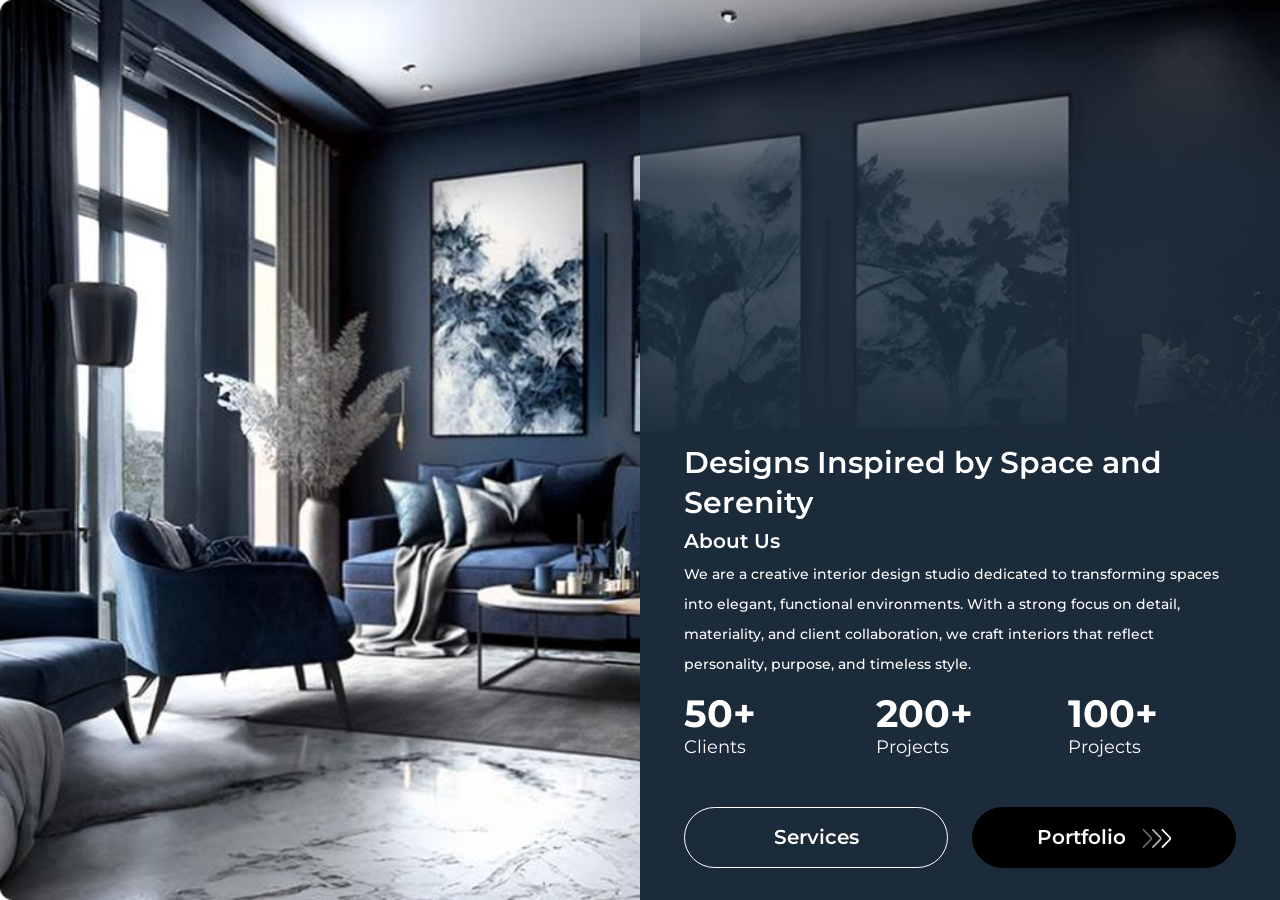
<file: index.html>
<!DOCTYPE html>
<html lang="en">

<head>
    <meta charset="UTF-8">
    <meta name="viewport" content="width=device-width, initial-scale=1.0">
    <title>Bein</title>
    <link rel="icon" type="image/x-icon" href="images/favicon.ico" />
    <link rel="preconnect" href="https://fonts.googleapis.com">
    <link rel="preconnect" href="https://fonts.gstatic.com" crossorigin>
    <link href="https://fonts.googleapis.com/css2?family=Montserrat:ital,wght@0,100..900;1,100..900&display=swap"
        rel="stylesheet">
    <!-- Bootstrap CSS -->
    <link href="https://cdn.jsdelivr.net/npm/bootstrap@5.3.0/dist/css/bootstrap.min.css" rel="stylesheet">
    <link href="css/style.css" rel="stylesheet">
</head>

<body>
   <div class="style-wrapper">
        <div class="mobile-header">
            <div class="d-flex justify-content-between align-items-center">
                <div class="back-btn circle"><img src="images/back.png" alt=""></div>
                <div class="page-title">Portfolio</div>
                <div class="actions circle"><img src="images/heart.png" alt=""></div>
            </div>
        </div>
        <div class="bein-container position-relative">
            <!-- <a href="#" class="logo">
                <img src="images/logo.png" alt="logo">
            </a> -->
            <div class="d-lg-flex justify-content-end">
                <div class="bein-gradient-content">
                    <div class="banner-content">
                        <div class="container-fluid">
                            <div class="row">
                                <div class="col">
                                    <h2>Designs Inspired by Space and Serenity</h2>
                                        <h6>About Us</h6>
                                        <p>We are a creative interior design studio dedicated to transforming spaces into
                                            elegant, functional environments. With a strong focus on detail, materiality,
                                            and client collaboration, we craft interiors that reflect personality, purpose,
                                            and timeless style. </p>
                                </div>
                            </div>
                            <div class="row">
                                <div class="col">
                                    <h1>50+</h1>
                                    <h4>Clients</h4>
                                </div>
                                <div class="col">
                                    <h1>200+</h1>
                                    <h4>Projects</h4>
                                </div>
                                <div class="col">
                                    <h1>100+</h1>
                                    <h4>Projects</h4>
                                </div>
                            </div>
                            <div class="row">
                                <div class="col">
                                    <a href="services.html" class="btn btn-outline">Services</a>
                                </div>
                                <div class="col">
                                    <a href="portfolio.html" class="btn btn-dark">Portfolio <img
                                            src="images/arrow-multiple.svg" alt=""></a>
                                </div>
                            </div>
                        </div>
                    </div>
                </div>
            </div>
        </div>
   </div>
    <!-- Bootstrap JS Bundle -->
    <script src="https://cdn.jsdelivr.net/npm/bootstrap@5.3.0/dist/js/bootstrap.bundle.min.js"></script>

</body>

</html>
</file>
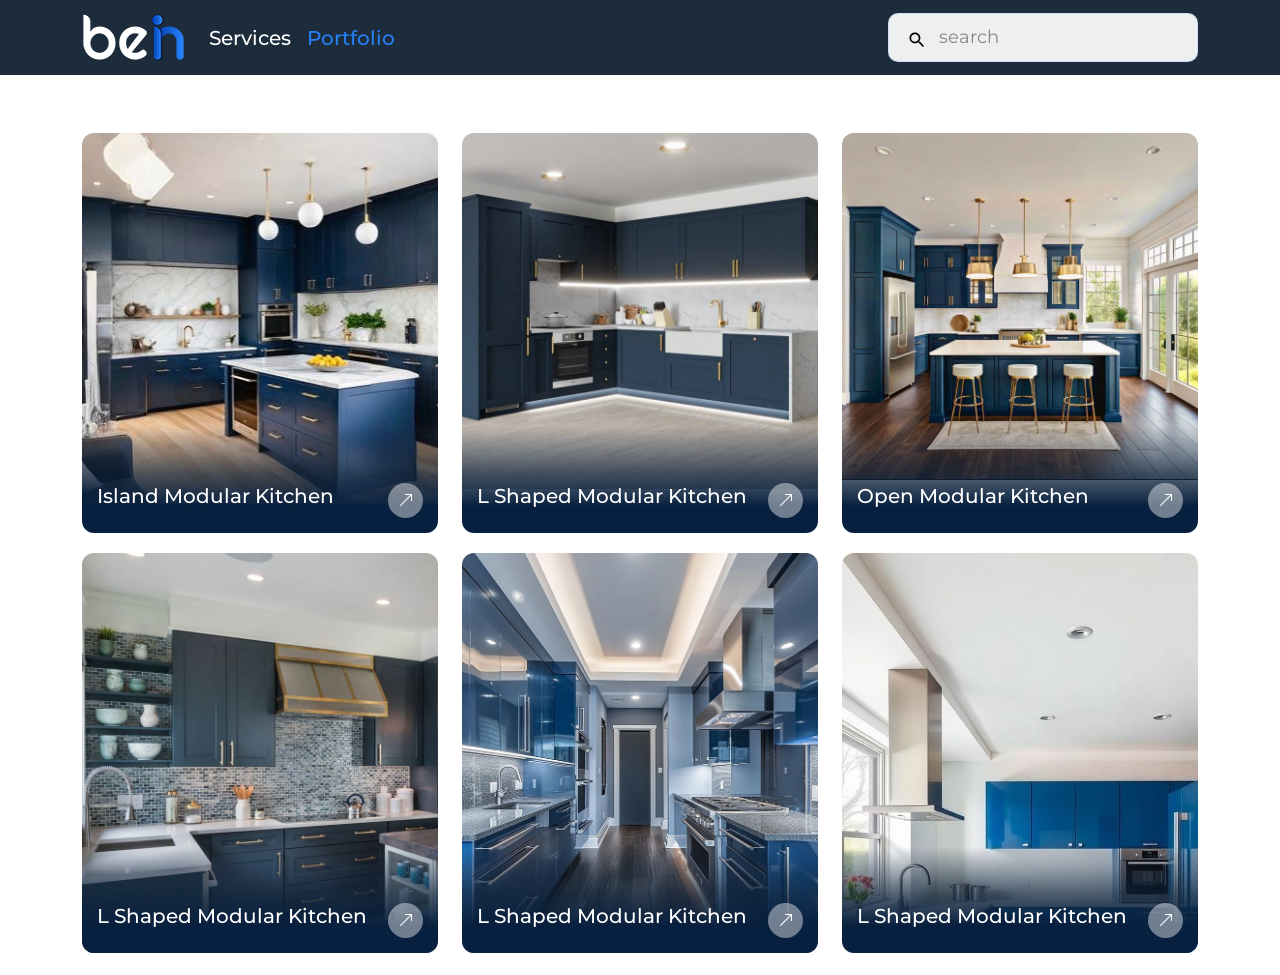
<file: portfolio-detail.html>
<!DOCTYPE html>
<html lang="en">

<head>
    <meta charset="UTF-8">
    <meta name="viewport" content="width=device-width, initial-scale=1.0">
    <title>Portfolio</title>
    <link rel="icon" type="image/x-icon" href="images/favicon.ico" />
    <link rel="preconnect" href="https://fonts.googleapis.com">
    <link rel="preconnect" href="https://fonts.gstatic.com" crossorigin>
    <link href="https://fonts.googleapis.com/css2?family=Montserrat:ital,wght@0,100..900;1,100..900&display=swap"
        rel="stylesheet">
    <!-- Bootstrap CSS -->
    <link href="font/bootstrap-icons.css" rel="stylesheet">
    <link href="https://cdn.jsdelivr.net/npm/bootstrap@5.3.0/dist/css/bootstrap.min.css" rel="stylesheet">
    <link href="css/style.css" rel="stylesheet">
</head>

<body>
    <div class="style-wrapper">
        <div class="top-navbar">
            <div class="container">
                <nav class="navbar navbar-expand-lg">
                    <a class="navbar-brand" href="index.html"><img src="images/logo.png" alt="logo"></a>
                    <button class="navbar-toggler" type="button" data-bs-toggle="collapse" data-bs-target="#navbarNav"
                        aria-controls="navbarNav" aria-expanded="false" aria-label="Toggle navigation">
                        <i class="bi bi-list"></i>
                    </button>
                    <div class="collapse navbar-collapse d-lg-flex justify-content-between" id="navbarNav">
                        <ul class="navbar-nav">
                            <li class="nav-item">
                                <a class="nav-link" href="services.html">Services</a>
                            </li>
                            <li class="nav-item active">
                                <a class="nav-link" href="portfolio.html">Portfolio</a>
                            </li>
                        </ul>
                        <div class="search">
                            <input type="text" class="form-control" placeholder="search">
                        </div>
                    </div>
                </nav>
            </div>
        </div>
        <div class="inner-page">
            <!-- <div class="container">
                <div class="row">
                    <div class="col-12">
                        <div class="header">
                            
                            <div class="d-lg-flex justify-content-between align-items-center">
                                <div class="page-title services-main d-flex justify-content-start justify-content-sm-space-around">
                                    <a href="portfolio.html" class="back-btn circle"><img src="images/back-white.png" alt=""></a>  
                                    <div class="title-text">Kitchen</div>
                                </div>
                                <div class="search">
                                    <input type="text" class="form-control" placeholder="search">
                                </div>
                            </div>
                        </div>
                    </div>
                </div>
            </div> -->
            <div class="inner-page-content">
                <div class="container">
                    <div class="row">
                        <div class="col-lg-4">
                            <div class="card portfolio-card">
                                <div class="card-body">
                                    <img src="images/kitchen1.jpg" alt="">
                                </div>
                                <div class="card-footer">
                                    <div class="footer-bottom">
                                        <div class="d-flex justify-content-between align-items-center">
                                            <h5>Island Modular Kitchen</h5>
                                            <a href="portfolio-item-detail.html" class="link-bg">
                                                <i class="bi bi-arrow-up-right"></i>
                                            </a>
                                        </div>
                                    </div>
                                </div>
                            </div>
                        </div>
                        <div class="col-lg-4">
                            <div class="card portfolio-card">
                                <div class="card-body">
                                    <img src="images/kitchen2.png" alt="">
                                </div>
                                <div class="card-footer">
                                    <div class="footer-bottom">
                                        <div class="d-flex justify-content-between align-items-center">
                                            <h5>L Shaped Modular Kitchen</h5>
                                            <a href="portfolio-item-detail.html" class="link-bg">
                                                <i class="bi bi-arrow-up-right"></i>
                                            </a>
                                        </div>
                                    </div>
                                </div>
                            </div>
                        </div>
                        <div class="col-lg-4">
                            <div class="card portfolio-card">
                                <div class="card-body">
                                    <img src="images/kitchen3.png" alt="">
                                </div>
                                <div class="card-footer">
                                    <div class="footer-bottom">
                                        <div class="d-flex justify-content-between align-items-center">
                                            <h5>Open Modular Kitchen</h5>
                                            <a href="portfolio-item-detail.html" class="link-bg">
                                                <i class="bi bi-arrow-up-right"></i>
                                            </a>
                                        </div>
                                    </div>
                                </div>
                            </div>
                        </div>
                    </div>
                    <div class="row">
                        <div class="col-lg-4">
                            <div class="card portfolio-card">
                                <div class="card-body">
                                    <img src="images/kitchen4.png" alt="">
                                </div>
                                <div class="card-footer">
                                    <div class="footer-bottom">
                                        <div class="d-flex justify-content-between align-items-center">
                                            <h5>L Shaped Modular Kitchen</h5>
                                            <a href="portfolio-item-detail.html" class="link-bg">
                                                <i class="bi bi-arrow-up-right"></i>
                                            </a>
                                        </div>
                                    </div>
                                </div>
                            </div>
                        </div>
                        <div class="col-lg-4">
                            <div class="card portfolio-card">
                                <div class="card-body">
                                    <img src="images/kitchen5.png" alt="">
                                </div>
                                <div class="card-footer">
                                    <div class="footer-bottom">
                                        <div class="d-flex justify-content-between align-items-center">
                                            <h5>L Shaped Modular Kitchen</h5>
                                            <a href="portfolio-item-detail.html" class="link-bg">
                                                <i class="bi bi-arrow-up-right"></i>
                                            </a>
                                        </div>
                                    </div>
                                </div>
                            </div>
                        </div>
                        <div class="col-lg-4">
                            <div class="card portfolio-card">
                                <div class="card-body">
                                    <img src="images/kitchen6.png" alt="">
                                </div>
                                <div class="card-footer">
                                    <div class="footer-bottom">
                                        <div class="d-flex justify-content-between align-items-center">
                                            <h5>L Shaped Modular Kitchen</h5>
                                            <a href="portfolio-item-detail.html" class="link-bg">
                                                <i class="bi bi-arrow-up-right"></i>
                                            </a>
                                        </div>
                                    </div>
                                </div>
                            </div>
                        </div>
                    </div>
                </div>
            </div>
        </div>
    </div>
    
    <!-- Bootstrap JS Bundle -->
    <script src="https://cdn.jsdelivr.net/npm/bootstrap@5.3.0/dist/js/bootstrap.bundle.min.js"></script>

</body>

</html>
</file>
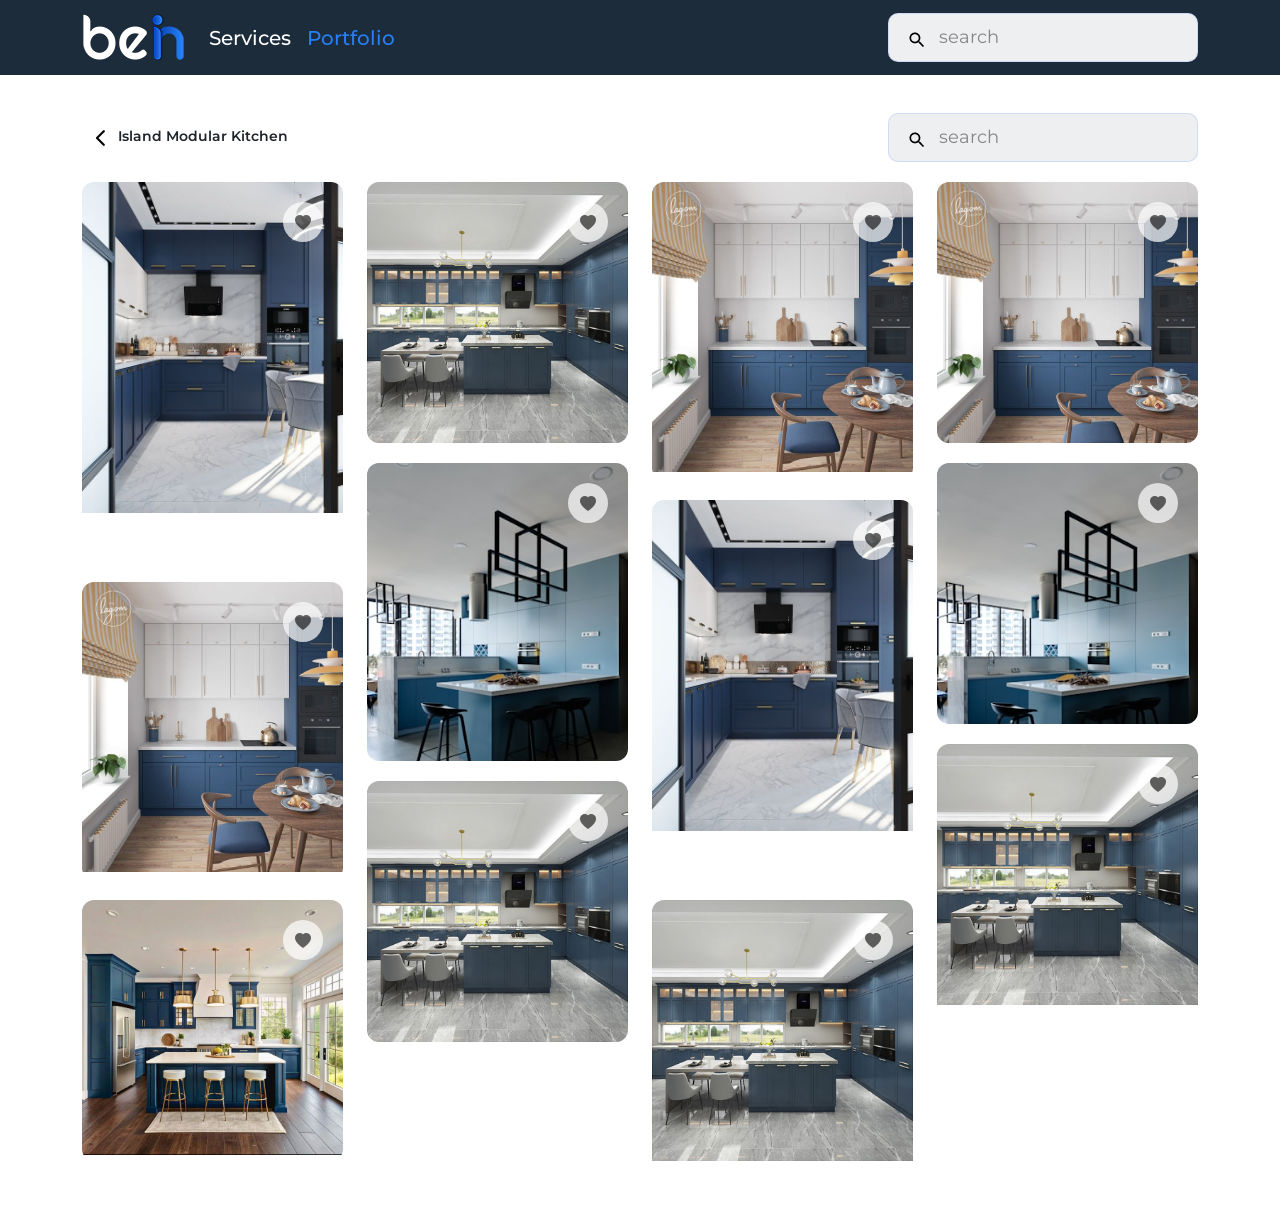
<file: portfolio-item-detail.html>
<!DOCTYPE html>
<html lang="en">

<head>
    <meta charset="UTF-8">
    <meta name="viewport" content="width=device-width, initial-scale=1.0">
    <title>Portfolio</title>
    <link rel="icon" type="image/x-icon" href="images/favicon.ico" />
    <link rel="preconnect" href="https://fonts.googleapis.com">
    <link rel="preconnect" href="https://fonts.gstatic.com" crossorigin>
    <link href="https://fonts.googleapis.com/css2?family=Montserrat:ital,wght@0,100..900;1,100..900&display=swap"
        rel="stylesheet">
    <!-- Bootstrap CSS -->
    <link href="https://cdn.jsdelivr.net/npm/bootstrap@5.3.0/dist/css/bootstrap.min.css" rel="stylesheet">
    <link href="font/bootstrap-icons.css" rel="stylesheet">
    <!-- <link href="lightbox/css/lightbox.css" rel="stylesheet"> -->
    <link href="lightbox/css/lightbox.min.css" rel="stylesheet">
    <link href="css/style.css" rel="stylesheet">
</head>

<body>
    <div class="style-wrapper">
        <div class="top-navbar">
            <div class="container">
                <nav class="navbar navbar-expand-lg">
                    <a class="navbar-brand" href="index.html"><img src="images/logo.png" alt="logo"></a>
                    <button class="navbar-toggler" type="button" data-bs-toggle="collapse" data-bs-target="#navbarNav"
                        aria-controls="navbarNav" aria-expanded="false" aria-label="Toggle navigation">
                        <i class="bi bi-list"></i>
                    </button>
                    <div class="collapse navbar-collapse d-lg-flex justify-content-between" id="navbarNav">
                        <ul class="navbar-nav">
                            <li class="nav-item">
                                <a class="nav-link" href="services.html">Services</a>
                            </li>
                            <li class="nav-item active">
                                <a class="nav-link" href="portfolio.html">Portfolio</a>
                            </li>
                        </ul>
                        <div class="search">
                            <input type="text" class="form-control" placeholder="search">
                        </div>
                    </div>
                </nav>
            </div>
        </div>
        <div class="inner-page">
            <div class="container">
                <div class="row">
                    <div class="col-12">
                        <div class="header">
                            <div class="d-lg-flex justify-content-between align-items-center">
                                <div
                                    class="page-title services-main d-flex justify-content-start justify-content-sm-space-around">
                                    <a href="portfolio-detail.html" class="back-btn circle"><img src="images/back.png"
                                            alt=""></a>
                                    <div class="title-text text-dark">Island Modular Kitchen</div>
                                </div>
                                <div class="search">
                                    <input type="text" class="form-control" placeholder="search">
                                </div>
                            </div>
                        </div>
                    </div>
                </div>
            </div>
            <div class="inner-page-content">
                <div class="container">
                    <div class="row">
                        <div class="col-lg-3 colcade">
                            <div class="row">
                                <div class="col-sm-12">
                                    <div class="card portfolio-card">
                                        <div class="card-body">
                                            <a href="images/modular-1.png" data-lightbox="portfolio">
                                                <img src="images/modular-1.png" alt="">
                                            </a>
                                            <a href="#" class="heart-like"><i class="bi bi-heart-fill"></i></a>
                                        </div>
                                    </div>
                                </div>
                                <div class="col-sm-12">
                                    <div class="card portfolio-card item-sm">
                                        <div class="card-body">
                                            <a href="images/modular-2.png" data-lightbox="portfolio">
                                                <img src="images/modular-2.png" alt="">
                                            </a>
                                            <a href="#" class="heart-like"><i class="bi bi-heart-fill"></i></a>
                                        </div>
                                    </div>
                                </div>
                                <div class="col-sm-12">
                                    <div class="card portfolio-card item-xs">
                                        <div class="card-body">
                                            <a href="images/modular-3.png" data-lightbox="portfolio">
                                                <img src="images/modular-3.png" alt="">
                                            </a>
                                            <a href="#" class="heart-like"><i class="bi bi-heart-fill"></i></a>
                                        </div>
                                    </div>
                                </div>
                            </div>
                        </div>
                        <div class="col-lg-3 colcade">
                            <div class="row">
                                <div class="col-sm-12">
                                    <div class="card portfolio-card item-xs">
                                        <div class="card-body">
                                            <a href="images/modular-4.png" data-lightbox="portfolio">
                                                <img src="images/modular-4.png" alt="">
                                            </a>
                                            <a href="#" class="heart-like"><i class="bi bi-heart-fill"></i></a>
                                        </div>
                                    </div>
                                </div>
                                <div class="col-sm-12">
                                    <div class="card portfolio-card item-sm">
                                        <div class="card-body">
                                            <a href="images/modular-5.jpg" data-lightbox="portfolio">
                                                <img src="images/modular-5.jpg" alt="">
                                            </a>
                                            <a href="#" class="heart-like"><i class="bi bi-heart-fill"></i></a>
                                        </div>
                                    </div>
                                </div>
                                <div class="col-sm-12">
                                    <div class="card portfolio-card item-xs">
                                        <div class="card-body">
                                            <a href="images/modular-6.png" data-lightbox="portfolio">
                                                <img src="images/modular-6.png" alt="">
                                            </a>
                                            <a href="#" class="heart-like"><i class="bi bi-heart-fill"></i></a>
                                        </div>
                                    </div>
                                </div>
                            </div>
                        </div>
                        <div class="col-lg-3 colcade">
                            <div class="row">
                                <div class="col-sm-12">
                                    <div class="card portfolio-card item-sm">
                                        <div class="card-body">
                                            <a href="images/modular-2.png" data-lightbox="portfolio">
                                                <img src="images/modular-2.png" alt="">
                                            </a>
                                            <a href="#" class="heart-like"><i class="bi bi-heart-fill"></i></a>
                                        </div>
                                    </div>
                                </div>
                                <div class="col-sm-12">
                                    <div class="card portfolio-card">
                                        <div class="card-body">
                                            <a href="images/modular-1.png" data-lightbox="portfolio">
                                                <img src="images/modular-1.png" alt="">
                                            </a>
                                            <a href="#" class="heart-like"><i class="bi bi-heart-fill"></i></a>
                                        </div>
                                    </div>
                                </div>
                                <div class="col-sm-12">
                                    <div class="card portfolio-card item-sm">
                                        <div class="card-body">
                                            <a href="images/modular-4.png" data-lightbox="portfolio">
                                                <img src="images/modular-4.png" alt="">
                                            </a>
                                            <a href="#" class="heart-like"><i class="bi bi-heart-fill"></i></a>
                                        </div>
                                    </div>
                                </div>
                            </div>
                        </div>
                        <div class="col-lg-3 colcade">
                            <div class="row">
                                <div class="col-sm-12">
                                    <div class="card portfolio-card item-xs">
                                        <div class="card-body">
                                            <a href="images/modular-2.png" data-lightbox="portfolio">
                                                <img src="images/modular-2.png" alt="">
                                            </a>
                                            <a href="#" class="heart-like"><i class="bi bi-heart-fill"></i></a>
                                        </div>
                                    </div>
                                </div>
                                <div class="col-sm-12">
                                    <div class="card portfolio-card item-xs">
                                        <div class="card-body">
                                            <a href="images/modular-5.jpg" data-lightbox="portfolio">
                                                <img src="images/modular-5.jpg" alt="">
                                            </a>
                                            <a href="#" class="heart-like"><i class="bi bi-heart-fill"></i></a>
                                        </div>
                                    </div>
                                </div>
                                <div class="col-sm-12">
                                    <div class="card portfolio-card item-sm">
                                        <div class="card-body">
                                            <a href="images/modular-6.png" data-lightbox="portfolio">
                                                <img src="images/modular-6.png" alt="">
                                            </a>
                                            <a href="#" class="heart-like"><i class="bi bi-heart-fill"></i></a>
                                        </div>
                                    </div>
                                </div>
                            </div>
                        </div>
                    </div>
                </div>
            </div>
        </div>
    </div>
    
    <!-- Bootstrap JS Bundle -->
    <script src="lightbox/js/lightbox-plus-jquery.js"></script>
    <script src="https://cdn.jsdelivr.net/npm/bootstrap@5.3.0/dist/js/bootstrap.bundle.min.js"></script>
    <!-- <script src="lightbox/js/lightbox.js"></script> -->
    <script src="lightbox/js/lightbox.js"></script>
    <script>
        lightbox.option({
            'resizeDuration': 200,
            'wrapAround': true,
        })
        document.addEventListener('DOMContentLoaded', function () {
            document.querySelectorAll('.heart-like').forEach(function (el) {
                el.addEventListener('click', function (e) {
                    e.preventDefault();
                    this.classList.toggle('liked'); // toggle adds/removes class
                });
            });
        });
    </script>

</body>

</html>
</file>
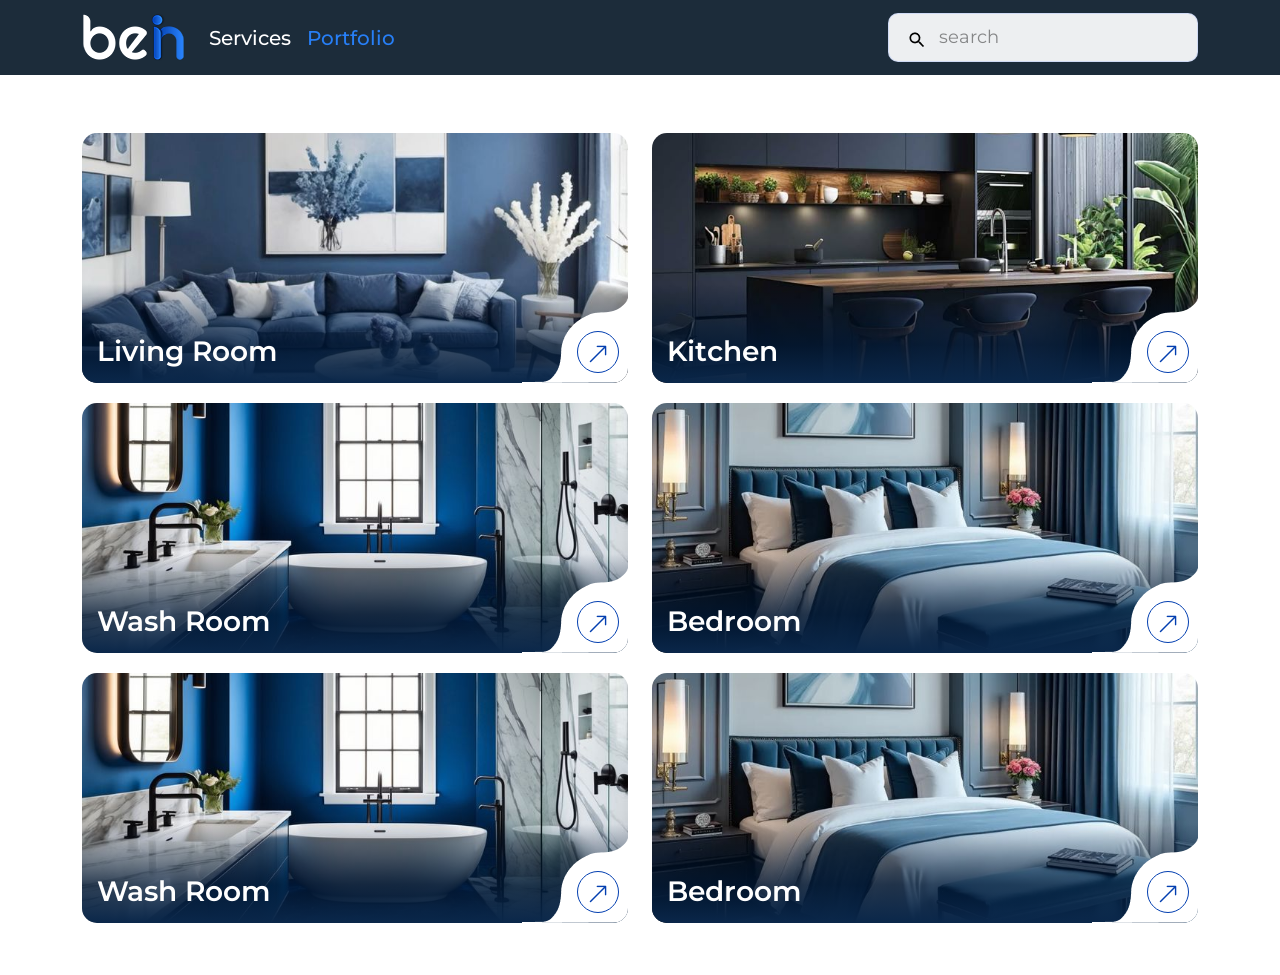
<file: portfolio.html>
<!DOCTYPE html>
<html lang="en">

<head>
    <meta charset="UTF-8">
    <meta name="viewport" content="width=device-width, initial-scale=1.0">
    <title>Portfolio</title>
    <link rel="icon" type="image/x-icon" href="images/favicon.ico" />
    <link rel="preconnect" href="https://fonts.googleapis.com">
    <link rel="preconnect" href="https://fonts.gstatic.com" crossorigin>
    <link href="https://fonts.googleapis.com/css2?family=Montserrat:ital,wght@0,100..900;1,100..900&display=swap"
        rel="stylesheet">
    <!-- Bootstrap CSS -->
    <link href="font/bootstrap-icons.css" rel="stylesheet">
    <link href="https://cdn.jsdelivr.net/npm/bootstrap@5.3.0/dist/css/bootstrap.min.css" rel="stylesheet">
    <link href="css/style.css" rel="stylesheet">
</head>

<body>
    <div class="style-wrapper">
        <div class="top-navbar">
            <div class="container">
                <nav class="navbar navbar-expand-lg">
                    <a class="navbar-brand" href="index.html"><img src="images/logo.png" alt="logo"></a>
                    <button class="navbar-toggler" type="button" data-bs-toggle="collapse" data-bs-target="#navbarNav"
                        aria-controls="navbarNav" aria-expanded="false" aria-label="Toggle navigation">
                        <i class="bi bi-list"></i>
                    </button>
                    <div class="collapse navbar-collapse d-lg-flex justify-content-between" id="navbarNav">
                        <ul class="navbar-nav">
                            <li class="nav-item">
                                <a class="nav-link" href="services.html">Services</a>
                            </li>
                            <li class="nav-item active">
                                <a class="nav-link" href="portfolio.html">Portfolio</a>
                            </li>
                        </ul>
                        <div class="search">
                            <input type="text" class="form-control" placeholder="search">
                        </div>
                    </div>
                </nav>
            </div>
        </div>
        <div class="inner-page">
            <div class="inner-page-content">
                <div class="container">
                    <div class="row">
                        <div class="col-lg-6">
                            <div class="card portfolio-item-card position-relative">
                                <img src="images/portfolio1.jpg" alt="" class="image-thumb-main">
                                <div class="card-footer">
                                    <div class="footer-content-bottom">
                                        <div class="d-flex justify-content-between align-items-center">
                                            <h5>Living Room</h5>
                                            <div class="position-relative">
                                                <div class="right-corner-bg">
                                                    <a class="portfolio-btn" href="portfolio-detail.html">
                                                        <i class="bi bi-arrow-up-right"></i>
                                                    </a>
                                                </div>
    
                                            </div>
                                        </div>
                                    </div>
                                </div>
                            </div>
                        </div>
                        <div class="col-lg-6">
                            <div class="card portfolio-item-card position-relative">
                                <img src="images/portfolio2.png" alt="" class="image-thumb-main">
                                <div class="card-footer">
                                    <div class="footer-content-bottom">
                                        <div class="d-flex justify-content-between align-items-center">
                                            <h5>Kitchen</h5>
                                            <div class="position-relative">
                                                <div class="right-corner-bg">
                                                    <a class="portfolio-btn" href="portfolio-detail.html">
                                                        <i class="bi bi-arrow-up-right"></i>
                                                    </a>
                                                </div>
    
                                            </div>
                                        </div>
                                    </div>
                                </div>
                            </div>
                        </div>
                    </div>
                    <div class="row">
                        <div class="col-lg-6">
                            <div class="card portfolio-item-card position-relative">
                                <img src="images/portfolio3.jpg" alt="" class="image-thumb-main">
                                <div class="card-footer">
                                    <div class="footer-content-bottom">
                                        <div class="d-flex justify-content-between align-items-center">
                                            <h5>Wash Room</h5>
                                            <div class="position-relative">
                                                <div class="right-corner-bg">
                                                    <a class="portfolio-btn" href="portfolio-detail.html">
                                                        <i class="bi bi-arrow-up-right"></i>
                                                    </a>
                                                </div>
    
                                            </div>
                                        </div>
                                    </div>
                                </div>
                            </div>
                        </div>
                        <div class="col-lg-6">
                            <div class="card portfolio-item-card position-relative">
                                <img src="images/portfolio4.jpg" alt="" class="image-thumb-main">
                                <div class="card-footer">
                                    <div class="footer-content-bottom">
                                        <div class="d-flex justify-content-between align-items-center">
                                            <h5>Bedroom</h5>
                                            <div class="position-relative">
                                                <div class="right-corner-bg">
                                                    <a class="portfolio-btn" href="portfolio-detail.html">
                                                        <i class="bi bi-arrow-up-right"></i>
                                                    </a>
                                                </div>
    
                                            </div>
                                        </div>
                                    </div>
                                </div>
                            </div>
                        </div>
                    </div>
                    <div class="row">
                        <div class="col-lg-6">
                            <div class="card portfolio-item-card position-relative">
                                <img src="images/portfolio3.jpg" alt="" class="image-thumb-main">
                                <div class="card-footer">
                                    <div class="footer-content-bottom">
                                        <div class="d-flex justify-content-between align-items-center">
                                            <h5>Wash Room</h5>
                                            <div class="position-relative">
                                                <div class="right-corner-bg">
                                                    <a class="portfolio-btn" href="portfolio-detail.html">
                                                        <i class="bi bi-arrow-up-right"></i>
                                                    </a>
                                                </div>
    
                                            </div>
                                        </div>
                                    </div>
                                </div>
                            </div>
                        </div>
                        <div class="col-lg-6">
                            <div class="card portfolio-item-card position-relative">
                                <img src="images/portfolio4.jpg" alt="" class="image-thumb-main">
                                <div class="card-footer">
                                    <div class="footer-content-bottom">
                                        <div class="d-flex justify-content-between align-items-center">
                                            <h5>Bedroom</h5>
                                            <div class="position-relative">
                                                <div class="right-corner-bg">
                                                    <a class="portfolio-btn" href="portfolio-detail.html">
                                                        <i class="bi bi-arrow-up-right"></i>
                                                    </a>
                                                </div>
    
                                            </div>
                                        </div>
                                    </div>
                                </div>
                            </div>
                        </div>
                    </div>
                </div>
            </div>
        </div>
    </div>
    
    <!-- Bootstrap JS Bundle -->
    <script src="https://cdn.jsdelivr.net/npm/bootstrap@5.3.0/dist/js/bootstrap.bundle.min.js"></script>

</body>

</html>
</file>
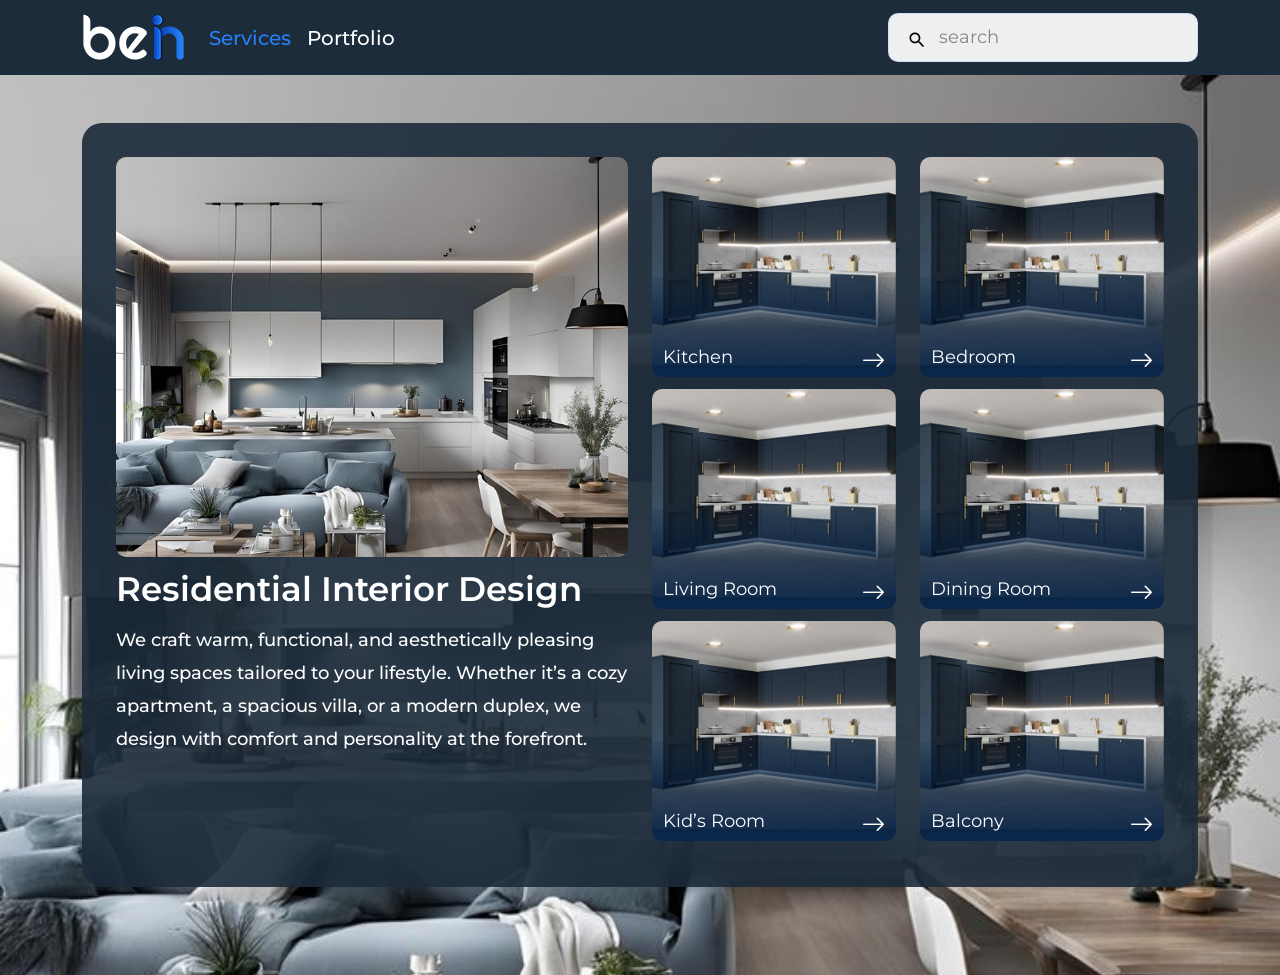
<file: service-detail.html>
<!DOCTYPE html>
<html lang="en">

<head>
    <meta charset="UTF-8">
    <meta name="viewport" content="width=device-width, initial-scale=1.0">
    <title>Services</title>
    <link rel="icon" type="image/x-icon" href="images/favicon.ico" />
    <link rel="preconnect" href="https://fonts.googleapis.com">
    <link rel="preconnect" href="https://fonts.gstatic.com" crossorigin>
    <link href="https://fonts.googleapis.com/css2?family=Montserrat:ital,wght@0,100..900;1,100..900&display=swap"
        rel="stylesheet">
    <!-- Bootstrap CSS -->
    <link href="font/bootstrap-icons.css" rel="stylesheet">
    <link href="https://cdn.jsdelivr.net/npm/bootstrap@5.3.0/dist/css/bootstrap.min.css" rel="stylesheet">
    <link href="css/style.css" rel="stylesheet">
</head>

<body>
    <div class="style-wrapper">
        <div class="top-navbar">
            <div class="container">
                <nav class="navbar navbar-expand-lg">
                    <a class="navbar-brand" href="index.html"><img src="images/logo.png" alt="logo"></a>
                    <button class="navbar-toggler" type="button" data-bs-toggle="collapse" data-bs-target="#navbarNav"
                        aria-controls="navbarNav" aria-expanded="false" aria-label="Toggle navigation">
                        <i class="bi bi-list"></i>
                    </button>
                    <div class="collapse navbar-collapse d-lg-flex justify-content-between" id="navbarNav">
                        <ul class="navbar-nav">
                            <li class="nav-item active">
                                <a class="nav-link" href="services.html">Services</a>
                            </li>
                            <li class="nav-item">
                                <a class="nav-link" href="portfolio.html">Portfolio</a>
                            </li>
                        </ul>
                        <div class="search">
                            <input type="text" class="form-control" placeholder="search">
                        </div>
                    </div>
                </nav>
            </div>
        </div>
        <div class="inner-wrapper">
            <div class="inner-page">
                <!-- <div class="container">
                    <div class="row">
                        <div class="col-12">
                            <div class="header">
                                <div class="d-lg-flex justify-content-between align-items-center">
                                    <div class="page-title d-flex justify-content-start justify-content-sm-space-around">
                                        <a href="services.html" class="back-btn circle"><img src="images/back.png" alt=""></a>  
                                        <div class="title-text">Back</div>
                                    </div>
                                </div>
                            </div>
                        </div>
                    </div>
                </div> -->
                <div class="container">
                    <div class="inner-page-content detail-page">
                        <div class="row">
                            <div class="col-lg-6">
                                <div class="service-details">
                                    <div class="image-dim">
                                        <img src="images/rid.png" alt="">
                                    </div>
                                    <h5>Residential Interior Design</h5>
                                    <p>We craft warm, functional, and aesthetically pleasing living spaces tailored to your
                                        lifestyle. Whether it’s a cozy apartment,
                                        a spacious villa, or a modern duplex, we design with comfort and personality at the
                                        forefront.</p>
                                </div>
                            </div>
                            <div class="col-lg-6">
                                <div class="row">
                                    <div class="col">
                                        <div class="interior-section">
                                            <img src="images/service.png" alt="">
                                            <div class="content">
                                                <div class="d-flex justify-content-between align-items-center">
                                                    <h4>Kitchen</h4>
                                                    <a href="service-item-detail.html"><i class="bi bi-arrow-right"></i></a>
                                                </div>
                                            </div>
                                        </div>
                                    </div>
                                    <div class="col">
                                        <div class="interior-section">
                                            <img src="images/service.png" alt="">
                                            <div class="content">
                                                <div class="d-flex justify-content-between align-items-center">
                                                    <h4>Bedroom</h4>
                                                    <a href="service-item-detail.html"><i class="bi bi-arrow-right"></i></a>
                                                </div>
                                            </div>
                                        </div>
                                    </div>
                                </div>
                                <div class="row">
                                    <div class="col">
                                        <div class="interior-section">
                                            <img src="images/service.png" alt="">
                                            <div class="content">
                                                <div class="d-flex justify-content-between align-items-center">
                                                    <h4>Living Room</h4>
                                                    <a href="service-item-detail.html"><i class="bi bi-arrow-right"></i></a>
                                                </div>
                                            </div>
                                        </div>
                                    </div>
                                    <div class="col">
                                        <div class="interior-section">
                                            <img src="images/service.png" alt="">
                                            <div class="content">
                                                <div class="d-flex justify-content-between align-items-center">
                                                    <h4>Dining Room</h4>
                                                    <a href="service-item-detail.html"><i class="bi bi-arrow-right"></i></a>
                                                </div>
                                            </div>
                                        </div>
                                    </div>
                                </div>
                                <div class="row">
                                    <div class="col">
                                        <div class="interior-section">
                                            <img src="images/service.png" alt="">
                                            <div class="content">
                                                <div class="d-flex justify-content-between align-items-center">
                                                    <h4>Kid’s Room</h4>
                                                    <a href="service-item-detail.html"><i class="bi bi-arrow-right"></i></a>
                                                </div>
                                            </div>
                                        </div>
                                    </div>
                                    <div class="col">
                                        <div class="interior-section">
                                            <img src="images/service.png" alt="">
                                            <div class="content">
                                                <div class="d-flex justify-content-between align-items-center">
                                                    <h4>Balcony</h4>
                                                    <a href="service-item-detail.html"><i class="bi bi-arrow-right"></i></a>
                                                </div>
                                            </div>
                                        </div>
                                    </div>
                                </div>
                            </div>
                        </div>
                    </div>
                </div>
            </div>
        </div>
    </div>
   
    <!-- Bootstrap JS Bundle -->
    <script src="https://cdn.jsdelivr.net/npm/bootstrap@5.3.0/dist/js/bootstrap.bundle.min.js"></script>

</body>

</html>
</file>
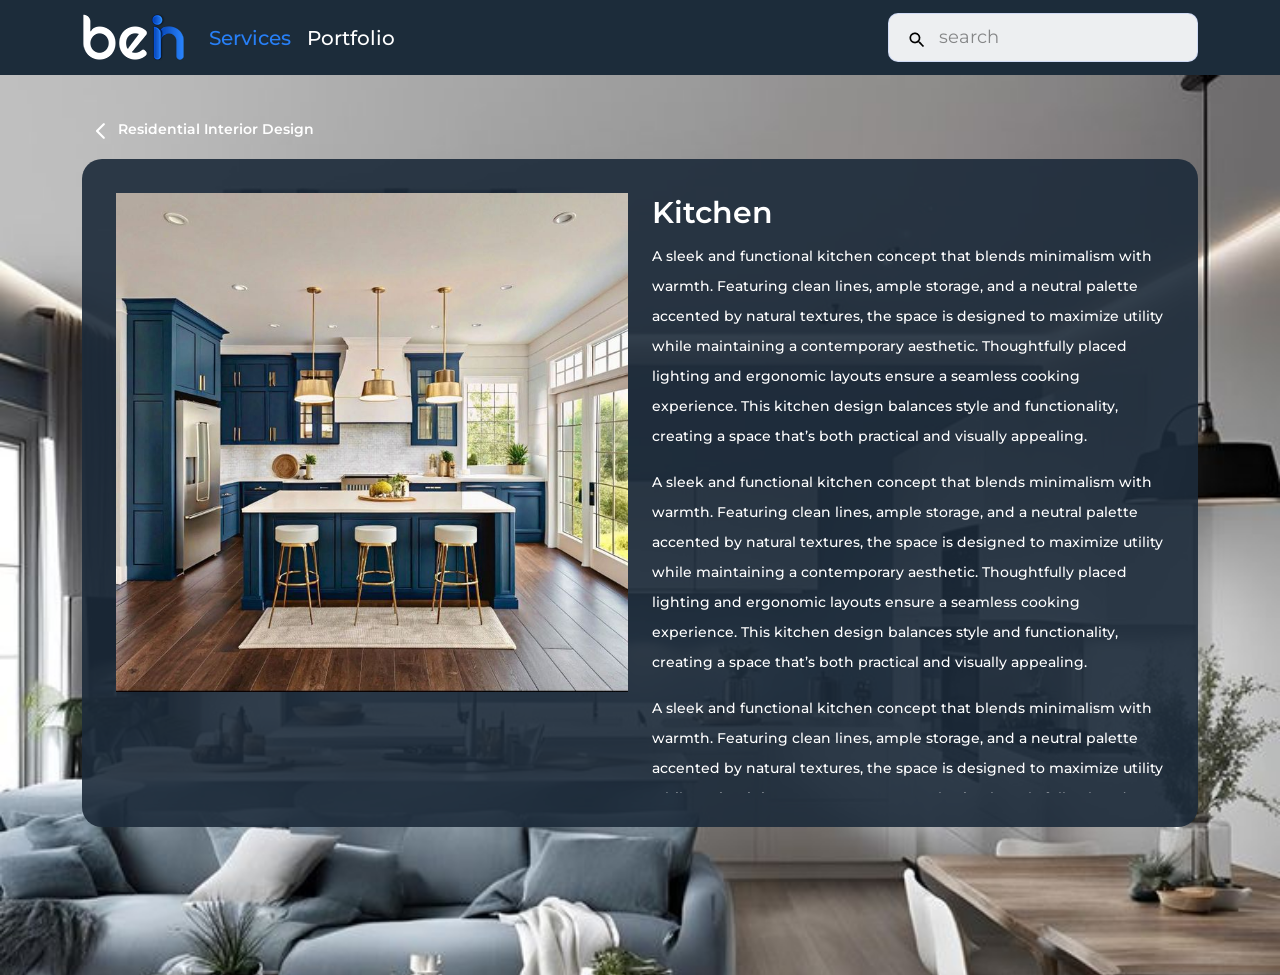
<file: service-item-detail.html>
<!DOCTYPE html>
<html lang="en">
<head>
    <meta charset="UTF-8">
    <meta name="viewport" content="width=device-width, initial-scale=1.0">
    <title>Services</title>
    <link rel="icon" type="image/x-icon" href="images/favicon.ico" />
    <link rel="preconnect" href="https://fonts.googleapis.com">
    <link rel="preconnect" href="https://fonts.gstatic.com" crossorigin>
    <link href="https://fonts.googleapis.com/css2?family=Montserrat:ital,wght@0,100..900;1,100..900&display=swap" rel="stylesheet">
    <!-- Bootstrap CSS -->
    <link href="font/bootstrap-icons.css" rel="stylesheet">
    <link href="https://cdn.jsdelivr.net/npm/bootstrap@5.3.0/dist/css/bootstrap.min.css" rel="stylesheet">
    <link href="css/style.css" rel="stylesheet">
</head>
<body>
    <div class="style-wrapper">
        <div class="top-navbar">
            <div class="container">
                <nav class="navbar navbar-expand-lg">
                    <a class="navbar-brand" href="index.html"><img src="images/logo.png" alt="logo"></a>
                    <button class="navbar-toggler" type="button" data-bs-toggle="collapse" data-bs-target="#navbarNav" aria-controls="navbarNav" aria-expanded="false" aria-label="Toggle navigation">
                        <i class="bi bi-list"></i>
                    </button>
                    <div class="collapse navbar-collapse d-lg-flex justify-content-between" id="navbarNav">
                      <ul class="navbar-nav">
                        <li class="nav-item active">
                          <a class="nav-link" href="services.html">Services</a>
                        </li>
                        <li class="nav-item">
                          <a class="nav-link" href="portfolio.html">Portfolio</a>
                        </li>
                      </ul>
                      <div class="search">
                        <input type="text" class="form-control" placeholder="search">
                    </div>
                    </div>
                  </nav>
            </div>
        </div>
        <div class="inner-wrapper">
            <div class="inner-page">
                <div class="container">
                    <div class="custom-wrapper">
                        <div class="row">
                            <div class="col-12">
                                <div class="header">
                                    
                                    <div class="d-lg-flex justify-content-between align-items-center">
                                        <div class="page-title d-flex justify-content-start justify-content-sm-space-around">
                                            <a href="service-detail.html" class="back-btn circle"><img src="images/back-white.png" alt=""></a>  
                                            <div class="title-text">Residential Interior Design</div>
                                        </div>
                                    </div>
                                </div>
                            </div>
                        </div>
                    </div>
                </div>
                <div class="container">
                    <div class="custom-wrapper">
                        <div class="inner-page-content detail-page">
                            <div class="row">
                                <div class="col-lg-6">
                                    <div class="services-single-item-preview">
                                        <img src="images/service-single-item.png" alt="">
                                    </div>
                                </div>
                                <div class="col-lg-6">
                                    <div class="services-single-item-content">
                                        <h2>Kitchen</h2>
                                        <p>A sleek and functional kitchen concept that blends minimalism with warmth. Featuring clean lines, ample storage, and a neutral palette accented by natural textures, the space is designed to maximize utility while maintaining a contemporary aesthetic. Thoughtfully placed lighting and ergonomic layouts ensure a seamless cooking experience.
                                            This kitchen design balances style and functionality, creating a space that’s both practical and visually appealing. </p>
                                            <p>
                                                A sleek and functional kitchen concept that blends minimalism with warmth. Featuring clean lines, ample storage, and a neutral palette accented by natural textures, the space is designed to maximize utility while maintaining a contemporary aesthetic. Thoughtfully placed lighting and ergonomic layouts ensure a seamless cooking experience. This kitchen design balances style and functionality, creating a space that’s both practical and visually appealing.
                                            </p>
                                            <p>
                                                A sleek and functional kitchen concept that blends minimalism with warmth. Featuring clean lines, ample storage, and a neutral palette accented by natural textures, the space is designed to maximize utility while maintaining a contemporary aesthetic. Thoughtfully placed lighting and ergonomic layouts ensure a seamless cooking experience. This kitchen design balances style and functionality, creating a space that’s both practical and visually appealing.
                                            </p>
                                    </div>
                                </div>
                            </div>
                        </div>
                    </div>
                </div>
            </div>
        </div>
    </div>
    
    <!-- Bootstrap JS Bundle -->
    <script src="https://cdn.jsdelivr.net/npm/bootstrap@5.3.0/dist/js/bootstrap.bundle.min.js"></script>

</body>
</html>
</file>
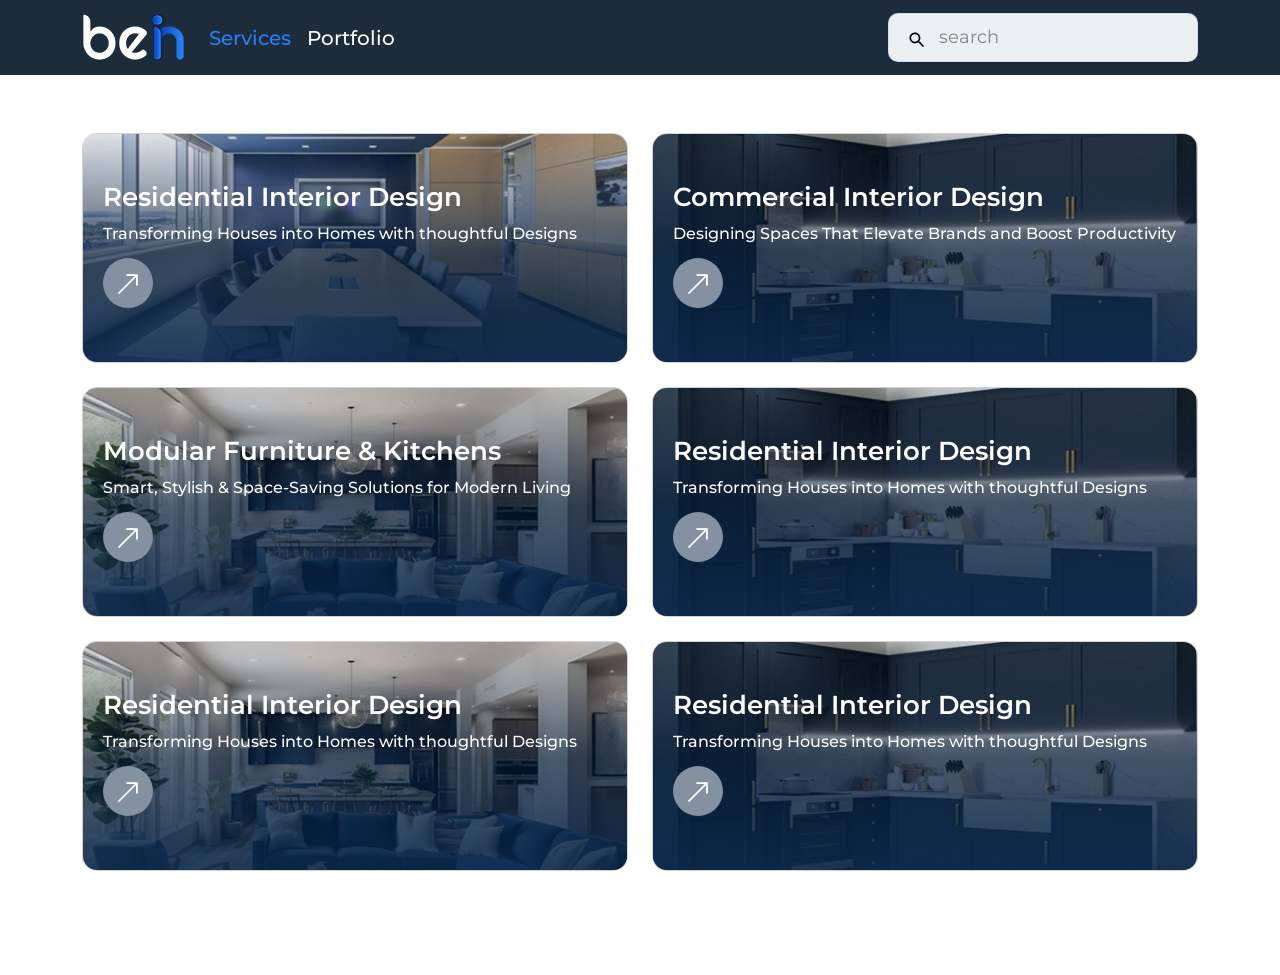
<file: services.html>
<!DOCTYPE html>
<html lang="en">
<head>
    <meta charset="UTF-8">
    <meta name="viewport" content="width=device-width, initial-scale=1.0">
    <title>Services</title>
    <link rel="icon" type="image/x-icon" href="images/favicon.ico" />
    <link rel="preconnect" href="https://fonts.googleapis.com">
    <link rel="preconnect" href="https://fonts.gstatic.com" crossorigin>
    <link href="https://fonts.googleapis.com/css2?family=Montserrat:ital,wght@0,100..900;1,100..900&display=swap" rel="stylesheet">
    <!-- Bootstrap CSS -->
    <link href="font/bootstrap-icons.css" rel="stylesheet">
    <link href="https://cdn.jsdelivr.net/npm/bootstrap@5.3.0/dist/css/bootstrap.min.css" rel="stylesheet">
    <link href="css/style.css" rel="stylesheet">
</head>
<body>
    <div class="style-wrapper">
        <div class="top-navbar">
            <div class="container">
                <nav class="navbar navbar-expand-lg">
                    <a class="navbar-brand" href="index.html"><img src="images/logo.png" alt="logo"></a>
                    <button class="navbar-toggler" type="button" data-bs-toggle="collapse" data-bs-target="#navbarNav" aria-controls="navbarNav" aria-expanded="false" aria-label="Toggle navigation">
                        <i class="bi bi-list"></i>
                    </button>
                    <div class="collapse navbar-collapse d-lg-flex justify-content-between" id="navbarNav">
                      <ul class="navbar-nav">
                        <li class="nav-item active">
                          <a class="nav-link" href="services.html">Services</a>
                        </li>
                        <li class="nav-item">
                          <a class="nav-link" href="portfolio.html">Portfolio</a>
                        </li>
                      </ul>
                      <div class="search">
                        <input type="text" class="form-control" placeholder="search">
                    </div>
                    </div>
                  </nav>
            </div>
        </div>
        <div class="inner-page">
            <div class="inner-page-content">
                <div class="container">
                    <div class="row">
                        <div class="col-lg-6">
                            <div class="card service-item-card">
                                <img src="images/service1.png" alt="">
                                <div class="card-body service-card-body">
                                    <h5>Residential Interior Design</h5>
                                    <p class="service-text">Transforming Houses into Homes with thoughtful Designs</p>
                                    <a class="explore" href="service-detail.html">
                                        <i class="bi bi-arrow-up-right"></i>
    
                                    </a>
                                </div>
                            </div>
                        </div>
                        <div class="col-lg-6">
                            <div class="card service-item-card">
                                <img src="images/service.png" alt="">
                                <div class="card-body service-card-body">
                                    <h5>Commercial Interior Design</h5>
                                    <p class="service-text">Designing Spaces That Elevate Brands and Boost Productivity</p>
                                    <a class="explore" href="service-detail.html">
                                        <i class="bi bi-arrow-up-right"></i>
    
                                    </a>
                                </div>
                            </div>
                        </div>
                    </div>
                    <div class="row">
                        <div class="col-lg-6">
                            <div class="card service-item-card">
                                <img src="images/service2.png" alt="">
                                <div class="card-body service-card-body">
                                    <h5>Modular Furniture & Kitchens</h5>
                                    <p class="service-text">Smart, Stylish & Space-Saving Solutions for Modern Living</p>
                                    <a class="explore" href="service-detail.html">
                                        <i class="bi bi-arrow-up-right"></i>
    
                                    </a>
                                </div>
                            </div>
                        </div>
                        <div class="col-lg-6">
                            <div class="card service-item-card">
                                <img src="images/service.png" alt="">
                                <div class="card-body service-card-body">
                                    <h5>Residential Interior Design</h5>
                                    <p class="service-text">Transforming Houses into Homes with thoughtful Designs</p>
                                    <a class="explore" href="service-detail.html">
                                        <i class="bi bi-arrow-up-right"></i>
    
                                    </a>
                                </div>
                            </div>
                        </div>
                    </div>
                    <div class="row">
                        <div class="col-lg-6">
                            <div class="card service-item-card">
                                <img src="images/service2.png" alt="">
                                <div class="card-body service-card-body">
                                    <h5>Residential Interior Design</h5>
                                    <p class="service-text">Transforming Houses into Homes with thoughtful Designs</p>
                                    <a class="explore" href="service-detail.html">
                                        <i class="bi bi-arrow-up-right"></i>
    
                                    </a>
                                </div>
                            </div>
                        </div>
                        <div class="col-lg-6">
                            <div class="card service-item-card">
                                <img src="images/service.png" alt="">
                                <div class="card-body service-card-body">
                                    <h5>Residential Interior Design</h5>
                                    <p class="service-text">Transforming Houses into Homes with thoughtful Designs</p>
                                    <a class="explore" href="service-detail.html">
                                        <i class="bi bi-arrow-up-right"></i>
    
                                    </a>
                                </div>
                            </div>
                        </div>
                    </div>
                </div>
            </div>
        </div>
    </div>
    
    <!-- Bootstrap JS Bundle -->

    <script src="https://cdn.jsdelivr.net/npm/bootstrap@5.3.0/dist/js/bootstrap.bundle.min.js"></script>

</body>
</html>
</file>
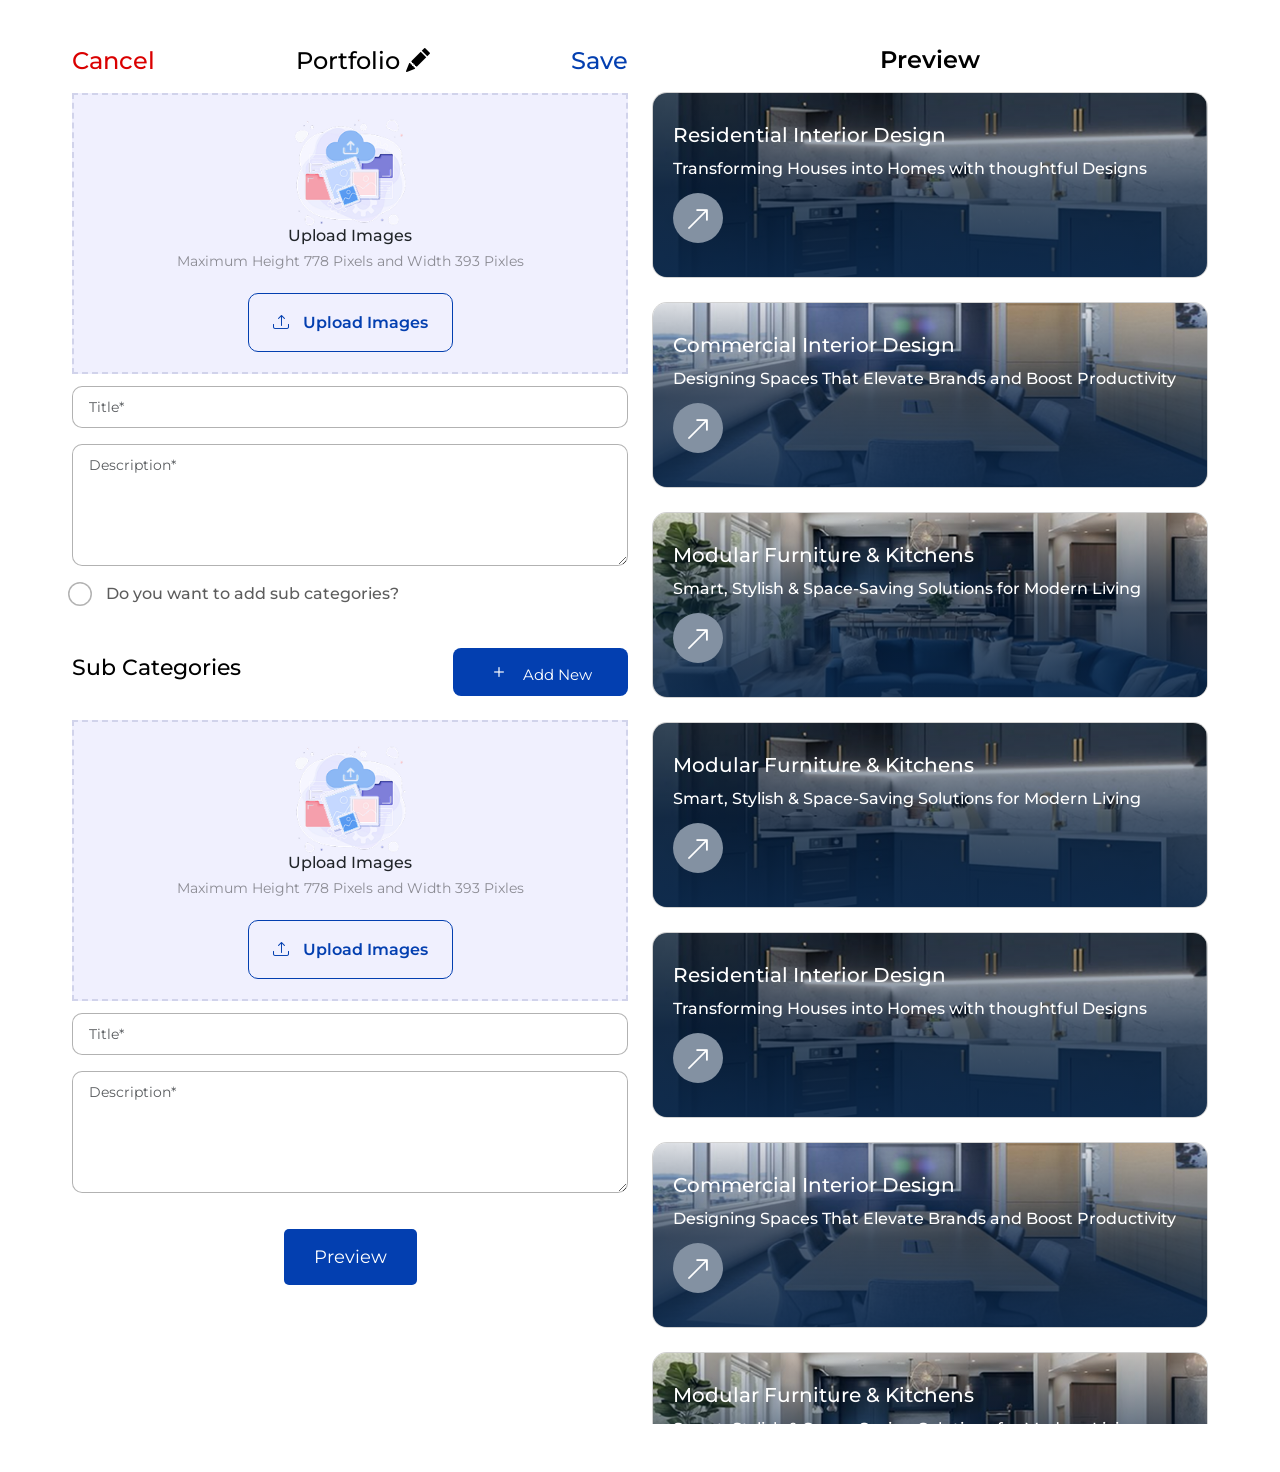
<file: admin/categories.html>
<!DOCTYPE html>
<html lang="en">

<head>
    <meta charset="UTF-8">
    <meta name="viewport" content="width=device-width, initial-scale=1.0">
    <title>Bein</title>
    <link rel="icon" type="image/x-icon" href="images/favicon.ico" />
    <link rel="preconnect" href="https://fonts.googleapis.com">
    <link rel="preconnect" href="https://fonts.gstatic.com" crossorigin>
    <link href="https://fonts.googleapis.com/css2?family=Montserrat:ital,wght@0,100..900;1,100..900&display=swap"
        rel="stylesheet">
    <!-- Bootstrap CSS -->
    <link href="font/bootstrap-icons.css" rel="stylesheet">
    <link href="https://cdn.jsdelivr.net/npm/bootstrap@5.3.0/dist/css/bootstrap.min.css" rel="stylesheet">
    <link href="css/style.css" rel="stylesheet">
</head>

<body>
    <div class="admin-wrapper"> 
        <div class="container-fluid">
            <div class="row">
                <div class="col-lg-6">
                    <div class="quick-actions">
                        <div class="d-flex justify-content-between align-items-center">
                            <a href="#" class="cancel">Cancel</a>
                            <a href="#" class="edit">Portfolio <i class="bi bi-pencil-fill"></i></a>
                            <a href="#" class="save">Save</a>
                        </div>
                    </div>
                    <div class="file-upload-wrapper">
                        <img src="images/upload-thumb.png" alt="" class="file-thumb">
                        <h6>Upload Images </h6>
                        <p>Maximum Height 778 Pixels and Width 393 Pixles</p>
                        <input type="file" id="file-upload" hidden />

                        <!-- Styled label acting as the upload button -->
                        <label for="file-upload" class="fileupload-btn">
                        <i class="bi bi-upload"></i> Upload Images
                        </label>
                    </div>
                    <div class="form-wrapper">
                        <form>
                            <div class="row">
                                <div class="col-sm-12">
                                    <input type="text" class="form-control" id="" aria-describedby="" placeholder="Title*">
                                </div>
                                <div class="col-sm-12">
                                    <textarea name="" rows="6" class="form-control" id="" placeholder="Description*"></textarea>
                                </div>
                            </div>
                            <div class="row">
                                <div class="col-12">
                                    <div class="form-check">
                                        <input class="form-check-input" type="checkbox" value="" id="flexCheckDefault">
                                        <label class="form-check-label" for="flexCheckDefault">
                                            Do you want to add sub categories?
                                        </label>
                                      </div>
                                </div>
                            </div>


                            <div class="sub-categories">
                                <div class="d-flex justify-content-between align-items-center mb-4">
                                    <h3>Sub Categories</h3>
                                    <a href="#" class="add-new"><i class="bi bi-plus"></i> Add New</a>
                                </div>

                                <div class="file-upload-wrapper">
                                    <img src="images/upload-thumb.png" alt="" class="file-thumb">
                                    <h6>Upload Images </h6>
                                    <p>Maximum Height 778 Pixels and Width 393 Pixles</p>
                                    <input type="file" id="file-upload" hidden />
            
                                    <!-- Styled label acting as the upload button -->
                                    <label for="file-upload" class="fileupload-btn">
                                    <i class="bi bi-upload"></i> Upload Images
                                    </label>
                                </div>
                                <div class="form-wrapper">
                                    <form>
                                        <div class="row">
                                            <div class="col-sm-12">
                                                <input type="text" class="form-control" id="" aria-describedby="" placeholder="Title*">
                                            </div>
                                            <div class="col-sm-12">
                                                <textarea name="" rows="6" class="form-control" id="" placeholder="Description*"></textarea>
                                            </div>
                                        </div>
                                      </form>
                                </div>
                            </div>



                            <div class="d-flex justify-content-center align-items-center">
                                <a href="#" class="preview-btn">Preview</a>
                            </div>
                          </form>
                    </div>
                </div>
                <div class="col-lg-6">
                    <div class="quick-actions">
                        <div class="d-flex justify-content-center align-items-center">
                            <a href="#" class="preview-title">Preview</a>
                        </div>
                    </div>
                    <div class="preview-category-wrapper">
                        <div class="preview-category">
                            <div class="card service-item-card">
                                <img src="images/service.png" alt="">
                                <div class="card-body service-card-body">
                                    <h5>Residential Interior Design</h5>
                                    <p class="service-text">Transforming Houses into Homes with thoughtful Designs</p>
                                    <a class="explore" href="#">
                                        <i class="bi bi-arrow-up-right"></i>
    
                                    </a>
                                </div>
                            </div>
                            <div class="card service-item-card">
                                <img src="images/service1.png" alt="">
                                <div class="card-body service-card-body">
                                    <h5>Commercial Interior Design</h5>
                                    <p class="service-text">Designing Spaces That Elevate Brands and Boost Productivity</p>
                                    <a class="explore" href="#">
                                        <i class="bi bi-arrow-up-right"></i>
    
                                    </a>
                                </div>
                            </div>
                            <div class="card service-item-card">
                                <img src="images/service2.png" alt="">
                                <div class="card-body service-card-body">
                                    <h5>Modular Furniture & Kitchens</h5>
                                    <p class="service-text">Smart, Stylish & Space-Saving Solutions for Modern Living</p>
                                    <a class="explore" href="#">
                                        <i class="bi bi-arrow-up-right"></i>
    
                                    </a>
                                </div>
                            </div>
                            <div class="card service-item-card">
                                <img src="images/service.png" alt="">
                                <div class="card-body service-card-body">
                                    <h5>Modular Furniture & Kitchens</h5>
                                    <p class="service-text">Smart, Stylish & Space-Saving Solutions for Modern Living</p>
                                    <a class="explore" href="#">
                                        <i class="bi bi-arrow-up-right"></i>
                                    </a>
                                </div>
                            </div>
                            <div class="card service-item-card">
                                <img src="images/service.png" alt="">
                                <div class="card-body service-card-body">
                                    <h5>Residential Interior Design</h5>
                                    <p class="service-text">Transforming Houses into Homes with thoughtful Designs</p>
                                    <a class="explore" href="#">
                                        <i class="bi bi-arrow-up-right"></i>
    
                                    </a>
                                </div>
                            </div>
                            <div class="card service-item-card">
                                <img src="images/service1.png" alt="">
                                <div class="card-body service-card-body">
                                    <h5>Commercial Interior Design</h5>
                                    <p class="service-text">Designing Spaces That Elevate Brands and Boost Productivity</p>
                                    <a class="explore" href="#">
                                        <i class="bi bi-arrow-up-right"></i>
    
                                    </a>
                                </div>
                            </div>
                            <div class="card service-item-card">
                                <img src="images/service2.png" alt="">
                                <div class="card-body service-card-body">
                                    <h5>Modular Furniture & Kitchens</h5>
                                    <p class="service-text">Smart, Stylish & Space-Saving Solutions for Modern Living</p>
                                    <a class="explore" href="#">
                                        <i class="bi bi-arrow-up-right"></i>
    
                                    </a>
                                </div>
                            </div>
                            <div class="card service-item-card">
                                <img src="images/service.png" alt="">
                                <div class="card-body service-card-body">
                                    <h5>Modular Furniture & Kitchens</h5>
                                    <p class="service-text">Smart, Stylish & Space-Saving Solutions for Modern Living</p>
                                    <a class="explore" href="#">
                                        <i class="bi bi-arrow-up-right"></i>
                                    </a>
                                </div>
                            </div>
                        </div>
                    </div>
                </div>
            </div>
        </div>
    </div>
    <!-- Bootstrap JS Bundle -->
    <script src="https://cdn.jsdelivr.net/npm/bootstrap@5.3.0/dist/js/bootstrap.bundle.min.js"></script>

</body>

</html>
</file>
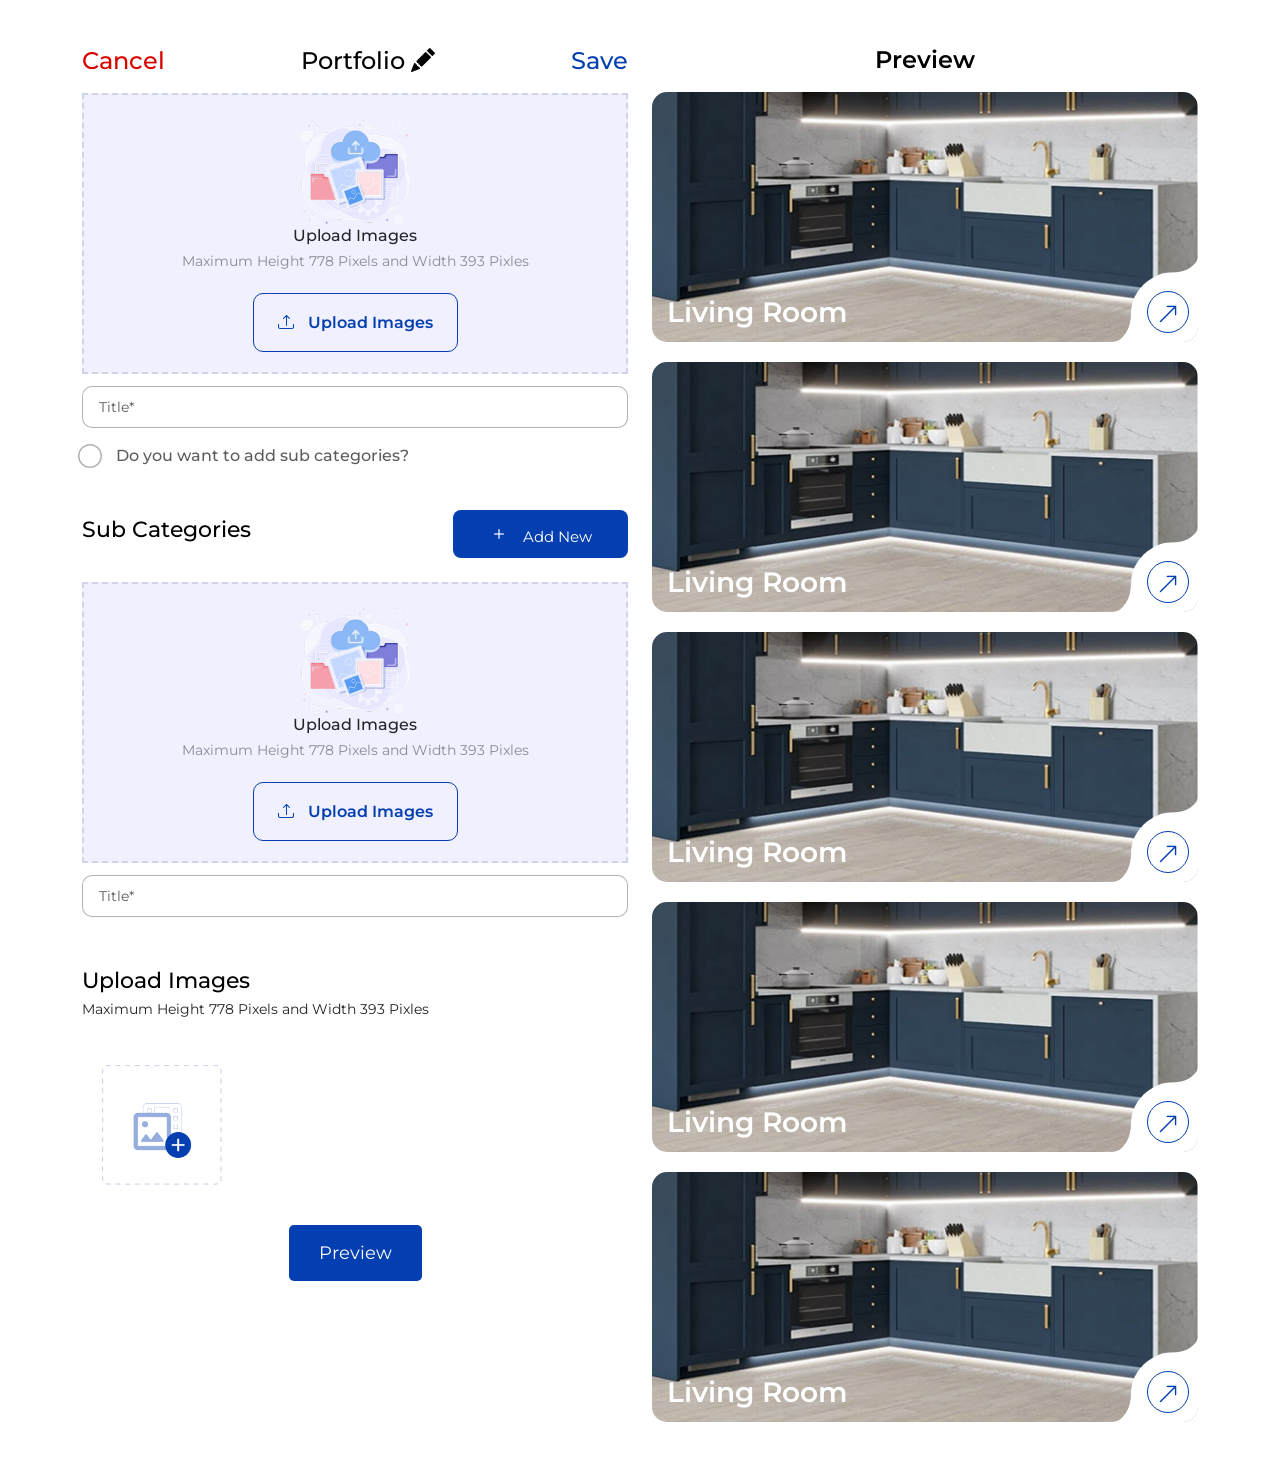
<file: admin/sub-categories.html>
<!DOCTYPE html>
<html lang="en">

<head>
    <meta charset="UTF-8">
    <meta name="viewport" content="width=device-width, initial-scale=1.0">
    <title>Bein</title>
    <link rel="icon" type="image/x-icon" href="images/favicon.ico" />
    <link rel="preconnect" href="https://fonts.googleapis.com">
    <link rel="preconnect" href="https://fonts.gstatic.com" crossorigin>
    <link href="https://fonts.googleapis.com/css2?family=Montserrat:ital,wght@0,100..900;1,100..900&display=swap"
        rel="stylesheet">
    <!-- Bootstrap CSS -->
    <link href="font/bootstrap-icons.css" rel="stylesheet">
    <link href="https://cdn.jsdelivr.net/npm/bootstrap@5.3.0/dist/css/bootstrap.min.css" rel="stylesheet">
    <link href="css/style.css" rel="stylesheet">
</head>

<body>
    <div class="admin-wrapper"> 
        <div class="container">
            <div class="row">
                <div class="col-lg-6">
                    <div class="quick-actions">
                        <div class="d-flex justify-content-between align-items-center">
                            <a href="#" class="cancel">Cancel</a>
                            <a href="#" class="edit">Portfolio <i class="bi bi-pencil-fill"></i></a>
                            <a href="#" class="save">Save</a>
                        </div>
                    </div>
                    <div class="file-upload-wrapper">
                        <img src="images/upload-thumb.png" alt="" class="file-thumb">
                        <h6>Upload Images </h6>
                        <p>Maximum Height 778 Pixels and Width 393 Pixles</p>
                        <input type="file" id="file-upload" hidden />

                        <!-- Styled label acting as the upload button -->
                        <label for="file-upload" class="fileupload-btn">
                        <i class="bi bi-upload"></i> Upload Images
                        </label>
                    </div>
                    <div class="form-wrapper">
                        <form>
                            <div class="row">
                                <div class="col-sm-12">
                                    <input type="text" class="form-control" id="" aria-describedby="" placeholder="Title*">
                                </div>
                            </div>
                            <div class="row">
                                <div class="col-12">
                                    <div class="form-check">
                                        <input class="form-check-input" type="checkbox" value="" id="flexCheckDefault">
                                        <label class="form-check-label" for="flexCheckDefault">
                                            Do you want to add sub categories?
                                        </label>
                                      </div>
                                </div>
                            </div>


                            <div class="sub-categories">
                                <div class="d-flex justify-content-between align-items-center mb-4">
                                    <h3>Sub Categories</h3>
                                    <a href="#" class="add-new"><i class="bi bi-plus"></i> Add New</a>
                                </div>

                                <div class="file-upload-wrapper">
                                    <img src="images/upload-thumb.png" alt="" class="file-thumb">
                                    <h6>Upload Images </h6>
                                    <p>Maximum Height 778 Pixels and Width 393 Pixles</p>
                                    <input type="file" id="file-upload" hidden />
            
                                    <!-- Styled label acting as the upload button -->
                                    <label for="file-upload" class="fileupload-btn">
                                    <i class="bi bi-upload"></i> Upload Images
                                    </label>
                                </div>
                                <div class="form-wrapper">
                                    <form>
                                        <div class="row">
                                            <div class="col-sm-12">
                                                <input type="text" class="form-control" id="" aria-describedby="" placeholder="Title*">
                                            </div>
                                        </div>
                                      </form>
                                </div>
                            </div>

                            <div class="sub-categories text-start">
                                <div class="mb-4">
                                    <h3 class="text-start">Upload Images</h3>
                                    <small>Maximum Height 778 Pixels and Width 393 Pixles</small>
                                </div>

                                <div class="file-upload-wrapper small-left">
                                    <img src="images/up-plus.png" alt="" class="file-thumb">
                                    <input type="file" id="file-upload" hidden />
                                </div>
                            </div>



                            <div class="d-flex justify-content-center align-items-center">
                                <a href="#" class="preview-btn">Preview</a>
                            </div>
                          </form>
                    </div>
                </div>
                <div class="col-lg-6">
                    <div class="quick-actions">
                        <div class="d-flex justify-content-center align-items-center">
                            <a href="#" class="preview-title">Preview</a>
                        </div>
                    </div>
                    <div class="preview-category-wrapper">
                        <div class="preview-category">
                            <div class="card portfolio-item-card position-relative">
                                <img src="images/service.png" alt="" class="image-thumb-main">
                                <div class="card-footer">
                                    <div class="footer-content-bottom">
                                        <div class="d-flex justify-content-between align-items-center">
                                            <h5>Living Room</h5>
                                            <div class="position-relative">
                                                <div class="right-corner-bg">
                                                    <a class="portfolio-btn" href="portfolio-detail.html">
                                                        <i class="bi bi-arrow-up-right"></i>
                                                    </a>
                                                </div>
    
                                            </div>
                                        </div>
                                    </div>
                                </div>
                            </div>
                            <div class="card portfolio-item-card position-relative">
                                <img src="images/service.png" alt="" class="image-thumb-main">
                                <div class="card-footer">
                                    <div class="footer-content-bottom">
                                        <div class="d-flex justify-content-between align-items-center">
                                            <h5>Living Room</h5>
                                            <div class="position-relative">
                                                <div class="right-corner-bg">
                                                    <a class="portfolio-btn" href="portfolio-detail.html">
                                                        <i class="bi bi-arrow-up-right"></i>
                                                    </a>
                                                </div>
    
                                            </div>
                                        </div>
                                    </div>
                                </div>
                            </div>
                            <div class="card portfolio-item-card position-relative">
                                <img src="images/service.png" alt="" class="image-thumb-main">
                                <div class="card-footer">
                                    <div class="footer-content-bottom">
                                        <div class="d-flex justify-content-between align-items-center">
                                            <h5>Living Room</h5>
                                            <div class="position-relative">
                                                <div class="right-corner-bg">
                                                    <a class="portfolio-btn" href="portfolio-detail.html">
                                                        <i class="bi bi-arrow-up-right"></i>
                                                    </a>
                                                </div>
    
                                            </div>
                                        </div>
                                    </div>
                                </div>
                            </div>
                            <div class="card portfolio-item-card position-relative">
                                <img src="images/service.png" alt="" class="image-thumb-main">
                                <div class="card-footer">
                                    <div class="footer-content-bottom">
                                        <div class="d-flex justify-content-between align-items-center">
                                            <h5>Living Room</h5>
                                            <div class="position-relative">
                                                <div class="right-corner-bg">
                                                    <a class="portfolio-btn" href="portfolio-detail.html">
                                                        <i class="bi bi-arrow-up-right"></i>
                                                    </a>
                                                </div>
    
                                            </div>
                                        </div>
                                    </div>
                                </div>
                            </div>
                            <div class="card portfolio-item-card position-relative">
                                <img src="images/service.png" alt="" class="image-thumb-main">
                                <div class="card-footer">
                                    <div class="footer-content-bottom">
                                        <div class="d-flex justify-content-between align-items-center">
                                            <h5>Living Room</h5>
                                            <div class="position-relative">
                                                <div class="right-corner-bg">
                                                    <a class="portfolio-btn" href="portfolio-detail.html">
                                                        <i class="bi bi-arrow-up-right"></i>
                                                    </a>
                                                </div>
    
                                            </div>
                                        </div>
                                    </div>
                                </div>
                            </div>
                            <div class="card portfolio-item-card position-relative">
                                <img src="images/service.png" alt="" class="image-thumb-main">
                                <div class="card-footer">
                                    <div class="footer-content-bottom">
                                        <div class="d-flex justify-content-between align-items-center">
                                            <h5>Living Room</h5>
                                            <div class="position-relative">
                                                <div class="right-corner-bg">
                                                    <a class="portfolio-btn" href="portfolio-detail.html">
                                                        <i class="bi bi-arrow-up-right"></i>
                                                    </a>
                                                </div>
    
                                            </div>
                                        </div>
                                    </div>
                                </div>
                            </div>
                        </div>
                    </div>
                </div>
            </div>
        </div>
    </div>
    <!-- Bootstrap JS Bundle -->
    <script src="https://cdn.jsdelivr.net/npm/bootstrap@5.3.0/dist/js/bootstrap.bundle.min.js"></script>

</body>

</html>
</file>
<file: css/style.css>
.style-wrapper {
    font-family: "Montserrat", sans-serif;
}
.style-wrapper a {
    transition: all 0.5s ease;
}

.style-wrapper .top-navbar {
    background: #1C2C3A;
}

.style-wrapper .top-navbar .navbar .navbar-nav .nav-item .nav-link {
    font-size: 20px;
    font-weight: 500;
    color: #fff;
}

.style-wrapper .top-navbar .navbar .navbar-nav .nav-item.active .nav-link {
    color: #277FF6;
}

.style-wrapper .navbar-toggler {
    color: #8a8a8a;
    font-size: 36px;
}

.style-wrapper .navbar-toggler:focus {
    box-shadow: none;
}

.style-wrapper .bein-container {
    width: 100%;
    height: 100vh;
    overflow-y: auto;
    background: url(../images/main-bg.png) no-repeat;
    background-size: cover;
    position: relative;
    /* border-radius: 10px; */

}

.style-wrapper h1 {
    font-weight: 700;
    font-size: 38px;
    line-height: 100%;
    letter-spacing: 0%;
}

.style-wrapper h2 {
    font-weight: 600;
    font-size: 30px;
    line-height: 40px;
    letter-spacing: 0%;
}

.style-wrapper h6 {
    font-weight: 600;
    font-size: 20px;
    line-height: 100%;
    letter-spacing: 0%;
}

.style-wrapper h4 {
    font-weight: 400;
    font-size: 18px;
    line-height: 12px;
    letter-spacing: 0%;
}

.style-wrapper p {
    font-weight: 500;
    font-size: 14px;
    line-height: 30px;
    letter-spacing: 0%;
}

.style-wrapper .gradient-wrapper {
    position: relative;
    height: 100vh
}

.style-wrapper .bein-gradient-content {
    background: linear-gradient(180.06deg, rgba(217, 217, 217, 0) 0.05%, rgba(28, 43, 58, 0.39) 11.19%, rgba(28, 43, 58, 0.82) 19.99%, rgba(28, 43, 58, 0.8) 32.13%, #1C2B3A 50.38%);
    color: #fff;
    padding: 32px 45px 32px 45px;
    position: absolute;
    bottom: 0;
    right: 0;
    height: 100%;
    width: 50%;
}

.style-wrapper .btn {
    font-weight: 600;
    font-size: 20px;
    line-height: 29px;
    letter-spacing: 0%;
    border-radius: 50px;
    padding: 15px;
    display: block;
    text-align: center;
    margin-top: 46px;
}

.style-wrapper .btn-outline {
    background: transparent;
    border: 1px solid rgba(255, 255, 255, 1);
    color: rgba(255, 255, 255, 1);
}

.style-wrapper .btn-outline:hover {
    background: rgba(0, 0, 0, 1);
    border: 1px solid rgba(0, 0, 0, 1);
    color: rgba(255, 255, 255, 1);
}

.style-wrapper .btn-dark {
    background: rgba(0, 0, 0, 1);
    border: 1px solid rgba(0, 0, 0, 1);
    color: rgba(255, 255, 255, 1);
}

.style-wrapper .btn-dark:hover {
    background: transparent;
    border: 1px solid rgba(255, 255, 255, 1);
    color: rgba(255, 255, 255, 1);
}

.style-wrapper .btn-dark img {
    margin-left: 10px;
}

.style-wrapper .logo {
    width: 120px;
    padding: 20px;
    display: inline-block;
}

.style-wrapper .logo img {
    width: 100%;
}

.style-wrapper .banner-content {
    position: absolute;
    bottom: 32px;
    left: 32px;
    width: calc(100% - 64px);
}

.style-wrapper .mobile-header {
    position: fixed;
    width: 100%;
    left: 0;
    top: 10px;
    padding: 20px 10px;
    display: none;
}

.style-wrapper .circle {
    width: 36px;
    height: 36px;
    border-radius: 100%;
    /* border: 1px solid rgba(0, 0, 0, 1); */
    text-align: center;
    padding-top: 5px;
}

.style-wrapper .page-title {
    font-weight: 600;
    font-size: 18px;
    line-height: 100%;
    letter-spacing: 0%;
    color: #000;

}

.style-wrapper .page-title {
    font-weight: 600;
    font-size: 32px;
    line-height: 100%;
    letter-spacing: 0%;
}

.style-wrapper .search .form-control {
    border: 1px solid rgba(130, 161, 255, 0.27);
    background: rgba(237, 239, 241, 1) url(../images/search.png) no-repeat;
    background-position: 20px 18px;
    color: rgba(0, 0, 0, 0.44);
    padding: 10px 10px 10px 50px;
    border-radius: 10px;
    font-size: 18px;
}

.style-wrapper .search .form-control:focus {
    box-shadow: none;
    outline: 0;
}

.style-wrapper .search ::placeholder {
    color: rgba(0, 0, 0, 0.44);
    opacity: 1;
    /* Firefox */
}

.style-wrapper .search ::-ms-input-placeholder {
    /* Edge 12 -18 */
    color: rgba(0, 0, 0, 0.44);
}

.style-wrapper .inner-page {
    padding: 38px 60px;
    height: 100vh;
}

.style-wrapper .header {
    /* position: fixed; */
    top: 0;
    left: 0;
    width: 100%;
    /* padding: 18px 60px; */
}

.style-wrapper .inner-page-content {
    padding: 20px 0px 0px 0px;
}

.style-wrapper h5 {
    font-weight: 600;
    font-size: 26px;
    line-height: 100%;
    letter-spacing: 0%;
    margin-bottom: 10px;

}

.style-wrapper .service-item-card {
    position: relative;
}

.style-wrapper .card {
    color: #fff;

}

.style-wrapper p.service-text {
    font-weight: 500;
    font-size: 16px;
    line-height: 28px;
    letter-spacing: 0%;
    margin-bottom: 10px;
}

.style-wrapper .explore {
    width: 50px;
    height: 50px;
    background: rgb(131, 145, 162);
    text-align: center;
    display: inline-block;
    border-radius: 100%;
    padding-top: 8px;
    transition: all 0.5s ease;
}

.style-wrapper .explore i {
    color: #fff;
    font-size: 26px;
}

.style-wrapper .explore:hover {
    background: #1C1660;
}

.style-wrapper .service-item-card .explore img {
    width: 20px;
}

.style-wrapper .service-item-card {
    height: 230px;
    overflow: hidden;
    border-radius: 15px;
    margin-bottom: 24px;
}

.style-wrapper .service-item-card img {
    width: 100%;
    transform: translate(0, -100px);
}

.style-wrapper .service-card-body {
    width: 100%;
    position: absolute;
    left: 0;
    top: 0;
    height: 100%;
    padding: 50px 20px;
    background: linear-gradient(179.98deg, rgba(217, 217, 217, 0) -7.36%, rgba(0, 24, 54, 0.675) 51.47%, rgba(10, 39, 74, 0.9) 99.99%);

}

.style-wrapper .page-title .circle {
    padding-top: 0;
    margin-right: 0px;
    /* border: 1px solid #fff; */
}

.style-wrapper .title-text {
    color: #fff;
    font-size: 14px;

}

.style-wrapper .inner-wrapper {
    width: 100%;
    height: 100vh;
    background: url(../images/detail-page-bg.png) no-repeat;
    background-size: cover;
}

.style-wrapper .inner-page-content.detail-page {
    padding: 34px;
    background: rgba(28, 43, 58, 0.9);
    margin: 10px 0px;
    border-radius: 20px;
    color: #fff;
    /* height: calc(100vh - 140px);
    overflow-y: auto; */

}

.style-wrapper .service-details {
    color: #fff;
}

.style-wrapper .service-details h5 {
    font-weight: 600;
    font-size: 34px;
    line-height: 45px;
    letter-spacing: 0%;
    margin-bottom: 12px;
}

.style-wrapper .service-details p {
    font-weight: 500;
    font-size: 18px;
    line-height: 33px;
    letter-spacing: 0%;
    margin-bottom: 0;
}

.style-wrapper .image-dim {
    height: 400px;
    overflow: hidden;
    margin-bottom: 10px;
    border-radius: 10px;
}

.style-wrapper .image-dim img {
    width: 100%;
}

.style-wrapper .interior-section {
    height: 220px;
    overflow: hidden;
    position: relative;
    margin-bottom: 12px;
    border-radius: 10px;
}

.style-wrapper .interior-section img {
    width: 100%;
}

.style-wrapper .interior-section .content {
    height: 100px;
    background: linear-gradient(179.98deg, rgba(217, 217, 217, 0) -7.36%, rgba(0, 24, 54, 0.75) 51.47%, #0A274A 99.99%);
    position: absolute;
    bottom: 0;
    width: 100%;
    padding: 66px 11px 11px 11px;

}

.style-wrapper .interior-section .content h4 {
    font-size: 18px;
}

.style-wrapper .interior-section .content a i {
    color: #fff;
    font-size: 24px;
}

.style-wrapper .interior-section .content a i:hover {
    color: #ff0000;
}

.style-wrapper .services-single-item-preview {
    overflow: auto;
}

.style-wrapper .services-single-item-preview img {
    /* height: 100%;
    max-height: 600px;
    transform: translate(-22%); */
    width: 100%;
}

.style-wrapper .services-single-item-preview h2 {
    font-weight: 600;
    font-size: 34px;
    line-height: 45px;
    letter-spacing: 0%;
    margin-bottom: 12px;
}

.style-wrapper .services-single-item-preview p {
    font-weight: 500;
    font-size: 18px;
    line-height: 33px;
    letter-spacing: 0%;
    margin-bottom: 0;

}

.style-wrapper .custom-wrapper {
    width: 100%;
    margin: 0 auto;
}

.style-wrapper .services-single-item-content {
    height: 100%;
    max-height: 600px;
    overflow-y: auto;
    overflow-x: hidden;
}

.style-wrapper .services-single-item-content::-webkit-scrollbar {
    display: none;
}

.style-wrapper .services-single-item-content {
    -ms-overflow-style: none;
    scrollbar-width: none;
}

.style-wrapper .lb-nav a.lb-prev {
    position: absolute;
    left: -70px;
}

.style-wrapper .lb-nav a.lb-next {
    position: absolute;
    right: -70px;
}

.style-wrapper .lb-dataContainer {
    position: absolute;
    top: -30px;
    right: 15px;
}

.style-wrapper .lb-closeContainer {}

@media only screen and (min-width: 200px) and (max-width: 767px) {
    .style-wrapper .col {
        padding: 0 5px !important;
    }

    .style-wrapper .mobile-header {
        display: block;
    }

    .style-wrapper .bein-container {
        margin: 90px 18px 18px 18px;
        height: calc(100vh - 108px);
        width: calc(100% - 36px);
        margin: 90px 18px 18px 18px;
    }

    .style-wrapper .bein-gradient-content {
        width: 100%;
        padding: 32px 10px 32px 10px;
        border-radius: 10px;
    }

    .style-wrapper .banner-content {
        position: absolute;
        bottom: 20px;
        left: 10px;
        width: calc(100% - 20px);
    }

    .style-wrapper h2 {
        font-weight: 600;
        font-size: 26px;
        line-height: 32px;
    }

    .style-wrapper h6 {
        font-size: 18px;
    }

    .style-wrapper p {
        font-size: 12px;
        line-height: 22px;
    }

    .style-wrapper h1 {
        font-size: 26px;
    }

    .style-wrapper h4 {
        font-size: 14px;
    }

    .style-wrapper .btn {
        font-size: 13px;
        padding: 6px 12px;
        margin-top: 24px;

        img {
            width: 15px;
        }
    }

    .style-wrapper .btn-dark img {
        margin-left: 0px;
    }

    .style-wrapper .inner-page {
        padding: 18px 18px;
    }

    .style-wrapper .image-dim {
        height: auto;
    }

    .style-wrapper .inner-page-content.detail-page {
        padding: 10px;
        margin: 10px 0px;
    }

    .style-wrapper .interior-section {
        height: auto;
    }

    .style-wrapper .service-details h5 {
        font-size: 24px;
        line-height: 30px;
    }

    .style-wrapper .service-details p {
        font-size: 13px;
    }

    .style-wrapper .interior-section .content h4 {
        font-size: 12px;
        margin-bottom: 0;
    }

    .style-wrapper .interior-section .content a img {
        width: 12px;
    }

    .style-wrapper .header .page-title {
        color: #fff;
    }

    .style-wrapper .header .page-title {
        margin-bottom: 24px;
    }

    .style-wrapper .title-text {
        width: 100%;
        text-align: left;
        color: #fff;
    }

    .style-wrapper .header .page-title .circle {
        border-color: #fff;
        width: 42px;
    }

    .style-wrapper .header .page-title .circle img {
        /* filter: invert(100%) sepia(100%) saturate(2%) hue-rotate(139deg)
        brightness(106%) contrast(101%); */
    }

    .style-wrapper .header .page-title.services-main .circle {
        border-color: #000;
        width: 42px;
    }

    .style-wrapper .header .page-title.services-main .circle img {
        filter: invert(0%) sepia(0%) saturate(2%) hue-rotate(139deg) brightness(106%) contrast(101%);
    }

    .style-wrapper .header .page-title.services-main .title-text {
        color: #000;
    }

    .style-wrapper .services-single-item-preview img {
        margin-bottom: 10px;
        height: 100%;
        max-height: 100%;
        transform: translate(0);
        width: 100%;
    }

    .style-wrapper .custom-wrapper {
        width: 100%;
    }

    .style-wrapper .services-single-item-content {
        height: auto;
        max-height: 100%;
        overflow: scroll;
    }

    .style-wrapper .inner-page-content.detail-page {
        height: calc(100vh - 140px);
        overflow-y: auto;
        overflow-x: hidden;

    }
}

@media only screen and (min-width: 200px) and (max-width: 599px) {
    .style-wrapper h5 {
        font-size: 16px;
    }

    p.service-text {
        font-size: 14px;
        line-height: 20px;
    }
}

@media only screen and (min-width: 768px) and (max-width: 1024px) {
    .style-wrapper .bein-container {
        margin: 90px 18px 18px 18px;
        height: calc(100vh - 108px);
        width: calc(100% - 36px);
        margin: 90px 18px 18px 18px;
    }

    .style-wrapper .mobile-header {
        display: block;
    }

    .style-wrapper h2 {
        font-weight: 600;
        font-size: 26px;
        line-height: 32px;
    }

    .style-wrapper h6 {
        font-size: 18px;
    }

    .style-wrapper p {
        font-size: 12px;
        line-height: 22px;
    }

    .style-wrapper h1 {
        font-size: 28px;
    }

    .style-wrapper h4 {
        font-size: 14px;
    }

    .style-wrapper .btn {
        font-size: 16px;
        padding: 15px;
        margin-top: 24px;

        img {
            width: 15px;
        }
    }

    .style-wrapper .header .page-title {
        margin-bottom: 24px;
    }

    .style-wrapper .inner-page-content.detail-page {
        margin: 14px 0px
    }
}

/* Portfolio */
.style-wrapper .right-corner-bg {
    position: absolute;
    right: -16px;
    bottom: -27px;
    width: 107px;
    height: 90px;
    background: url(../images/btn-bg.png) no-repeat;
}

.style-wrapper .portfolio-item-card .card-footer {
    position: absolute;
    bottom: 0;
    width: 100%;
    left: 0;
    height: 108px;
    background: linear-gradient(180deg, rgba(217, 217, 217, 0) 8.22%, rgba(0, 24, 54, 0.75) 64.65%, #0A274A 100%);
    border: none;
}

.style-wrapper .portfolio-item-card .card-footer a.portfolio-btn {
    width: 42px;
    height: 42px;
    border: 1px solid rgba(3, 63, 176, 1);
    display: inline-block;
    border-radius: 100%;
    text-align: center;
    padding-top: 6px;
    position: absolute;
    right: 10px;
    bottom: 10px;
}

.style-wrapper .portfolio-item-card .card-footer a.portfolio-btn i {
    color: rgba(3, 63, 176, 1);
    font-size: 22px;
}

.style-wrapper .footer-content-bottom {
    position: absolute;
    width: 100%;
    bottom: 0;
    left: 0;
    padding: 8px 15px;
}

.style-wrapper .card.portfolio-item-card {
    height: 250px;
    overflow: hidden;
    border-radius: 15px;
    border: none;
    margin-bottom: 20px;
}

.style-wrapper .card.portfolio-item-card .image-thumb-main {
    transform: translate(0%, -36%);
}

.style-wrapper .card.portfolio-item-card h5 {
    font-weight: 600;
    font-size: 28px;
    line-height: 100%;
    letter-spacing: 0%;

}

.style-wrapper .card.portfolio-card {
    overflow: hidden;
    border: none;
    border-radius: 12px;
    margin-bottom: 20px;
    height: 400px;
}

.style-wrapper .card.portfolio-card .card-body {
    padding: 0;
    border: none;
}

.style-wrapper .card.portfolio-card .card-body img {
    width: 100%;
}

.style-wrapper .card.portfolio-card .card-footer {
    background: linear-gradient(180deg, rgba(217, 217, 217, 0) 1.64%, rgba(16, 37, 63, 0.3) 19.08%, rgba(13, 34, 57, 0.7) 45.01%, #08203F 75.27%);
    height: 108px;
    width: 100%;
    position: absolute;
    bottom: 0;
    border: none;
}

.style-wrapper .footer-bottom {
    position: absolute;
    left: 0;
    bottom: 0;
    width: 100%;
    padding: 15px;
}

.style-wrapper .footer-bottom h5 {
    font-weight: 500;
    font-size: 20px;
    line-height: 24px;
    letter-spacing: 0%;
}

.style-wrapper .footer-bottom a.link-bg {
    background: rgba(255, 255, 255, 0.42);
    width: 35px;
    height: 35px;
    text-align: center;
    padding-top: 6px;
    border-radius: 100%;
    transition: all 0.5s ease;
}

.style-wrapper .footer-bottom a.link-bg i {
    color: #fff;
    font-size: 16px;
}

.style-wrapper .footer-bottom a.link-bg:hover {
    background: #fff;
}

.style-wrapper .footer-bottom a.link-bg:hover i {
    color: #000;
}

.style-wrapper .colcade .card.portfolio-card {
    height: 380px;
    margin-bottom: 20px;
}

.style-wrapper .colcade .card.portfolio-card.item-xs {
    height: 261px;
}

.style-wrapper .colcade .card.portfolio-card.item-sm {
    height: 298px;
}

.style-wrapper .heart-like {
    color: #000;
    position: absolute;
    top: 20px;
    right: 20px;
    background: rgba(255, 255, 255, .7);
    width: 40px;
    height: 40px;
    border-radius: 100%;
    text-align: center;
    padding-top: 10px;
}

.style-wrapper .heart-like i {
    color: rgba(0, 0, 0, .6);
}

.style-wrapper .heart-like.liked i {
    color: rgba(218, 0, 0, 1);
}

/* .heart-like:hover i {
     color: rgba(218, 0, 0, 1);
} */
.style-wrapper .heart-overlay {
    position: absolute;
    top: 20px;
    right: 20px;
    z-index: 1000;
    font-size: 24px;
    color: rgba(0, 0, 0, .6);
    cursor: pointer;
    transition: color 0.3s ease;
    background: rgba(255, 255, 255, .7);
    width: 40px;
    height: 40px;
    border-radius: 100%;
    padding-top: 10px;
}

.style-wrapper .heart-overlay.liked {
    color: red;
}

.style-wrapper .lightbox .lb-data .lb-number {
    display: none !important;
}

@media only screen and (min-width: 200px) and (max-width: 767px) {
    .style-wrapper .card.portfolio-item-card h5 {
        font-size: 16px;
    }
}

/* Portfolio */
</file>
<file: admin/css/style.css>
.admin-wrapper {
    font-family: "Montserrat", sans-serif;
    margin: 48px 60px;
}
.admin-wrapper a {
    transition: all 0.5s ease;
}
.admin-wrapper .quick-actions {
    font-weight: 500;
    font-size: 24px;
    line-height: 100%;
    letter-spacing: 0%;
    padding: 0 0 20px 0;
}

.admin-wrapper .quick-actions a {
    text-decoration: none;
}

.admin-wrapper .quick-actions .cancel {
    color: rgba(218, 0, 0, 1);
}

.admin-wrapper .quick-actions .edit {
    color: rgba(0, 0, 0, 1)
}

.admin-wrapper .quick-actions .save {
    color: rgba(3, 63, 176, 1)
}

.admin-wrapper .quick-actions .preview-title {
    color: rgba(0, 0, 0, 1);
    font-weight: 600;
    font-size: 24px;
    line-height: 100%;
    letter-spacing: 0%;
    vertical-align: middle;


}

.admin-wrapper .file-upload-wrapper {
    background: rgba(240, 240, 254, 1);
    border: 2px dashed rgba(209, 211, 235, 1);
    text-align: center;
    padding: 20px;
}
.admin-wrapper .file-upload-wrapper.small-left {
    background: transparent;
    border: none;
    text-align: left;
    padding: 20px;
}

.admin-wrapper .admin-wrapper .file-upload-wrapper h6 {
    font-weight: 600;
    font-size: 20px;
    line-height: 100%;
    letter-spacing: 0%;
    text-align: center;
    color: rgba(0, 0, 0, 1);
    margin-bottom: 10px;
}

.admin-wrapper .file-upload-wrapper p {
    font-weight: 400;
    font-size: 14px;
    line-height: 16px;
    letter-spacing: 0%;
    text-align: center;
    margin-bottom: 24px;
    color: rgba(0, 0, 0, 0.42);
}

.admin-wrapper .file-thumb {
    width: 120px;
}

.admin-wrapper .fileupload-btn {
    border: 1px solid rgba(3, 63, 176, 1);
    font-weight: 600;
    font-size: 16px;
    line-height: 16px;
    letter-spacing: 0%;
    text-align: center;
    padding: 20px 24px;
    text-decoration: none;
    display: inline-block;
    border-radius: 10px;
    color: rgba(3, 63, 176, 1);
}

.admin-wrapper .fileupload-btn i {
    margin-right: 10px;
    color: rgba(3, 63, 176, 1);
}

.admin-wrapper .form-wrapper {
    margin-top: 12px;
}

.admin-wrapper .form-wrapper .form-control {
    border: 1px solid rgba(0, 0, 0, 0.3);
    font-weight: 400;
    font-size: 14px;
    line-height: 16px;
    letter-spacing: 0%;
    text-align: center;
    padding: 12px 16px;
    text-align: left;
    margin-bottom: 16px;
    border-radius: 10px;
}

.admin-wrapper .form-wrapper .form-control:focus {
    box-shadow: none;
}

.admin-wrapper .form-wrapper-bordered {
    background: rgba(248, 250, 255, 1);
    border: 1px solid rgba(217, 217, 217, 1);
    padding: 20px;
    border-radius: 10px;
}

.admin-wrapper .add-more {
    color: rgba(3, 63, 176, 0.75);
    font-weight: 400;
    font-size: 14px;
    line-height: 16px;
    letter-spacing: 0%;
    text-align: center;
    text-decoration: none;
    display: block;
    text-align: right;
    margin-top: 10previewpx;
}

.admin-wrapper .preview-wrapper {
    background: url(../images/preview-bg.jpg) no-repeat;
    background-size: cover;
    border-radius: 10px;
    height: calc(108vh);
    position: relative;
}

.admin-wrapper .preview {
    color: #fff;
    background: linear-gradient(180.06deg, rgba(217, 217, 217, 0) 0.05%, rgba(28, 43, 58, 0.39) 11.19%, rgba(28, 43, 58, 0.82) 19.99%, rgba(28, 43, 58, 0.8) 32.13%, #1C2B3A 50.38%);
    padding: 24px;
    position: absolute;
    bottom: 0;
    left: 0px;
    border-radius: 10px;
}

.admin-wrapper .preview h2 {
    font-weight: 600;
    font-size: 28px;
    line-height: 43px;
    letter-spacing: 0%;
}

.admin-wrapper .preview h6 {
    font-weight: 600;
    font-size: 22px;
    line-height: 100%;
    letter-spacing: 0%;
}

.admin-wrapper .preview p {
    font-weight: 500;
    font-size: 16px;
    line-height: 31px;
    letter-spacing: 0%;
    text-align: justify;
}

.admin-wrapper .preview h1 {
    font-weight: 700;
    font-size: 38px;
    line-height: 100%;
    letter-spacing: 0%;
}

.admin-wrapper .preview h4 {
    font-weight: 400;
    font-size: 18px;
    line-height: 12px;
    letter-spacing: 0%;

}

.admin-wrapper .preview .btn {
    font-weight: 600;
    font-size: 20px;
    line-height: 29px;
    letter-spacing: 0%;
    border-radius: 50px;
    padding: 10px 40px;
    display: inline-block;
    text-align: center;
    margin-top: 46px;
}

.admin-wrapper .preview .btn-outline {
    background: transparent;
    border: 1px solid rgba(255, 255, 255, 1);
    color: rgba(255, 255, 255, 1);
}

.admin-wrapper .preview .btn-outline:hover {
    background: rgba(0, 0, 0, 1);
    border: 1px solid rgba(0, 0, 0, 1);
    color: rgba(255, 255, 255, 1);
}

.admin-wrapper .preview .btn-dark {
    background: rgba(0, 0, 0, 1);
    border: 1px solid rgba(0, 0, 0, 1);
    color: rgba(255, 255, 255, 1);
}

.admin-wrapper .preview .btn-dark:hover {
    background: transparent;
    border: 1px solid rgba(255, 255, 255, 1);
    color: rgba(255, 255, 255, 1);
}

.admin-wrapper .preview .btn-dark img {
    margin-left: 10px;
}

.admin-wrapper .preview-btn {
    background: rgba(3, 63, 176, 1);
    padding: 20px 30px;
    color: #fff;
    font-weight: 400;
    font-size: 18px;
    line-height: 16px;
    letter-spacing: 0%;
    text-align: center;
    border-radius: 5px;
    display: inline-block;
    margin-top: 20px;
    text-decoration: none;
}

.admin-wrapper .form-check-input {
    transform: scale(1.5);
    border: 1px solid rgba(179, 179, 179, 1);
    border-radius: 10px;
}

.admin-wrapper .form-check-input:focus {
    box-shadow: none;
}

.admin-wrapper .form-check-input:checked {
    background-color: rgba(3, 63, 176, 1);
    border-color: rgba(3, 63, 176, 1);
}

.admin-wrapper .form-check-label {
    color: rgba(0, 0, 0, 0.64);
    font-weight: 500;
    font-size: 16px;
    line-height: 16px;
    letter-spacing: 0%;
    text-align: center;
    margin-left: 10px;
}
.admin-wrapper .sub-categories {
    margin-top: 40px;
}
.admin-wrapper .sub-categories h3 {
    font-weight: 500;
    font-size: 22px;
    line-height: 16px;
    letter-spacing: 0%;
    text-align: center;
    color: rgba(0, 0, 0, 1);
}

.admin-wrapper .add-new {
    text-decoration: none;
    display: inline-block;
    background: rgba(3, 63, 176, 1);
    font-weight: 400;
    font-size: 15px;
    padding: 14px 36px;
    color: #fff;
    border-radius: 8px;
    line-height: 1;
}
.admin-wrapper .add-new i {
    font-size: 20px;
    margin-right: 10px;
}
.admin-wrapper .service-item-card {
    position: relative;
}
.admin-wrapper .card {
    color: #fff;

}
.admin-wrapper p.service-text {
    font-weight: 500;
    font-size: 16px;
    line-height: 28px;
    letter-spacing: 0%;
    margin-bottom: 10px;
}
.admin-wrapper .explore {
    width: 50px;
    height: 50px;
    background: rgb(131, 145, 162);
    text-align: center;
    display: inline-block;
    border-radius: 100%;
    padding-top: 8px;
    transition: all 0.5s ease;
}
.admin-wrapper .explore i {
    color: #fff;
    font-size: 26px;
}
.admin-wrapper .explore:hover {
    background: #1C1660;
}
.admin-wrapper .service-item-card .explore img {
width: 20px;
}
.admin-wrapper .service-item-card {
    height: 186px;
    overflow: hidden;
    border-radius: 15px;
    margin-bottom:24px ;
}
.admin-wrapper .service-item-card img {
    width: 100%;
    transform: translate(0px,-150px);
}
.admin-wrapper .service-card-body {
    width: 100%;
    position: absolute;
    left: 0;
    top: 0;
    height: 100%;
    padding: 30px 20px;
    background: linear-gradient(179.98deg, rgba(217, 217, 217, 0) -7.36%, rgba(0, 24, 54, 0.675) 51.47%, rgba(10, 39, 74, 0.9) 99.99%);

}
.admin-wrapper .preview-category-wrapper {
    height: 148vh;
    overflow: auto;
}

.admin-wrapper .card.portfolio-item-card {
    height: 250px;
    overflow: hidden;
    border-radius: 15px;
    border: none;
    margin-bottom: 20px;
}

.admin-wrapper .card.portfolio-item-card .image-thumb-main {
    transform: translate(0%, -36%);
}

.admin-wrapper .card.portfolio-item-card h5 {
    font-weight: 600;
    font-size: 28px;
    line-height: 100%;
    letter-spacing: 0%;

}

.admin-wrapper .card.portfolio-card {
    overflow: hidden;
    border: none;
    border-radius: 12px;
    margin-bottom: 20px;
    height: 400px;
}

.admin-wrapper .card.portfolio-card .card-body {
    padding: 0;
    border: none;
}

.admin-wrapper .card.portfolio-card .card-body img {
    width: 100%;
}

.admin-wrapper .card.portfolio-card .card-footer {
    background: linear-gradient(180deg, rgba(217, 217, 217, 0) 1.64%, rgba(16, 37, 63, 0.3) 19.08%, rgba(13, 34, 57, 0.7) 45.01%, #08203F 75.27%);
    height: 108px;
    width: 100%;
    position: absolute;
    bottom: 0;
    border: none;
}
.admin-wrapper  .footer-content-bottom {
    position: absolute;
    width: 100%;
    bottom: 0;
    left: 0;
    padding: 8px 15px;
}
.admin-wrapper .right-corner-bg {
    position: absolute;
    right: -16px;
    bottom: -27px;
    width: 107px;
    height: 90px;
    background: url(../images/btn-bg.png) no-repeat;
}
.admin-wrapper .portfolio-item-card .card-footer a.portfolio-btn {
    width: 42px;
    height: 42px;
    border: 1px solid rgba(3, 63, 176, 1);
    display: inline-block;
    border-radius: 100%;
    text-align: center;
    padding-top: 6px;
    position: absolute;
    right: 10px;
    bottom: 10px;
}

.admin-wrapper .portfolio-item-card .card-footer a.portfolio-btn i {
    color: rgba(3, 63, 176, 1);
    font-size: 22px;
}
@media only screen and (min-width: 200px) and (max-width: 767px) {
    .admin-wrapper {
        margin: 30px 10px;
    }

    .admin-wrapper .preview-btn {
        margin-bottom: 30px;
    }

    .admin-wrapper .preview h2 {
        font-weight: 600;
        font-size: 20px;
        line-height: 1.25;
        letter-spacing: 0%;
    }

    .admin-wrapper .preview h6 {
        font-weight: 600;
        font-size: 18px;
        line-height: 100%;
        letter-spacing: 0%;
    }

    .admin-wrapper .preview p {
        font-weight: 500;
        font-size: 16px;
        line-height: 18px;
        letter-spacing: 0%;
        text-align: justify;
    }

    .admin-wrapper .preview h1 {
        font-weight: 700;
        font-size: 30px;
        line-height: 100%;
        letter-spacing: 0%;
    }

    .admin-wrapper .preview-wrapper {
        height: calc(90vh);
    }
}
</file>
